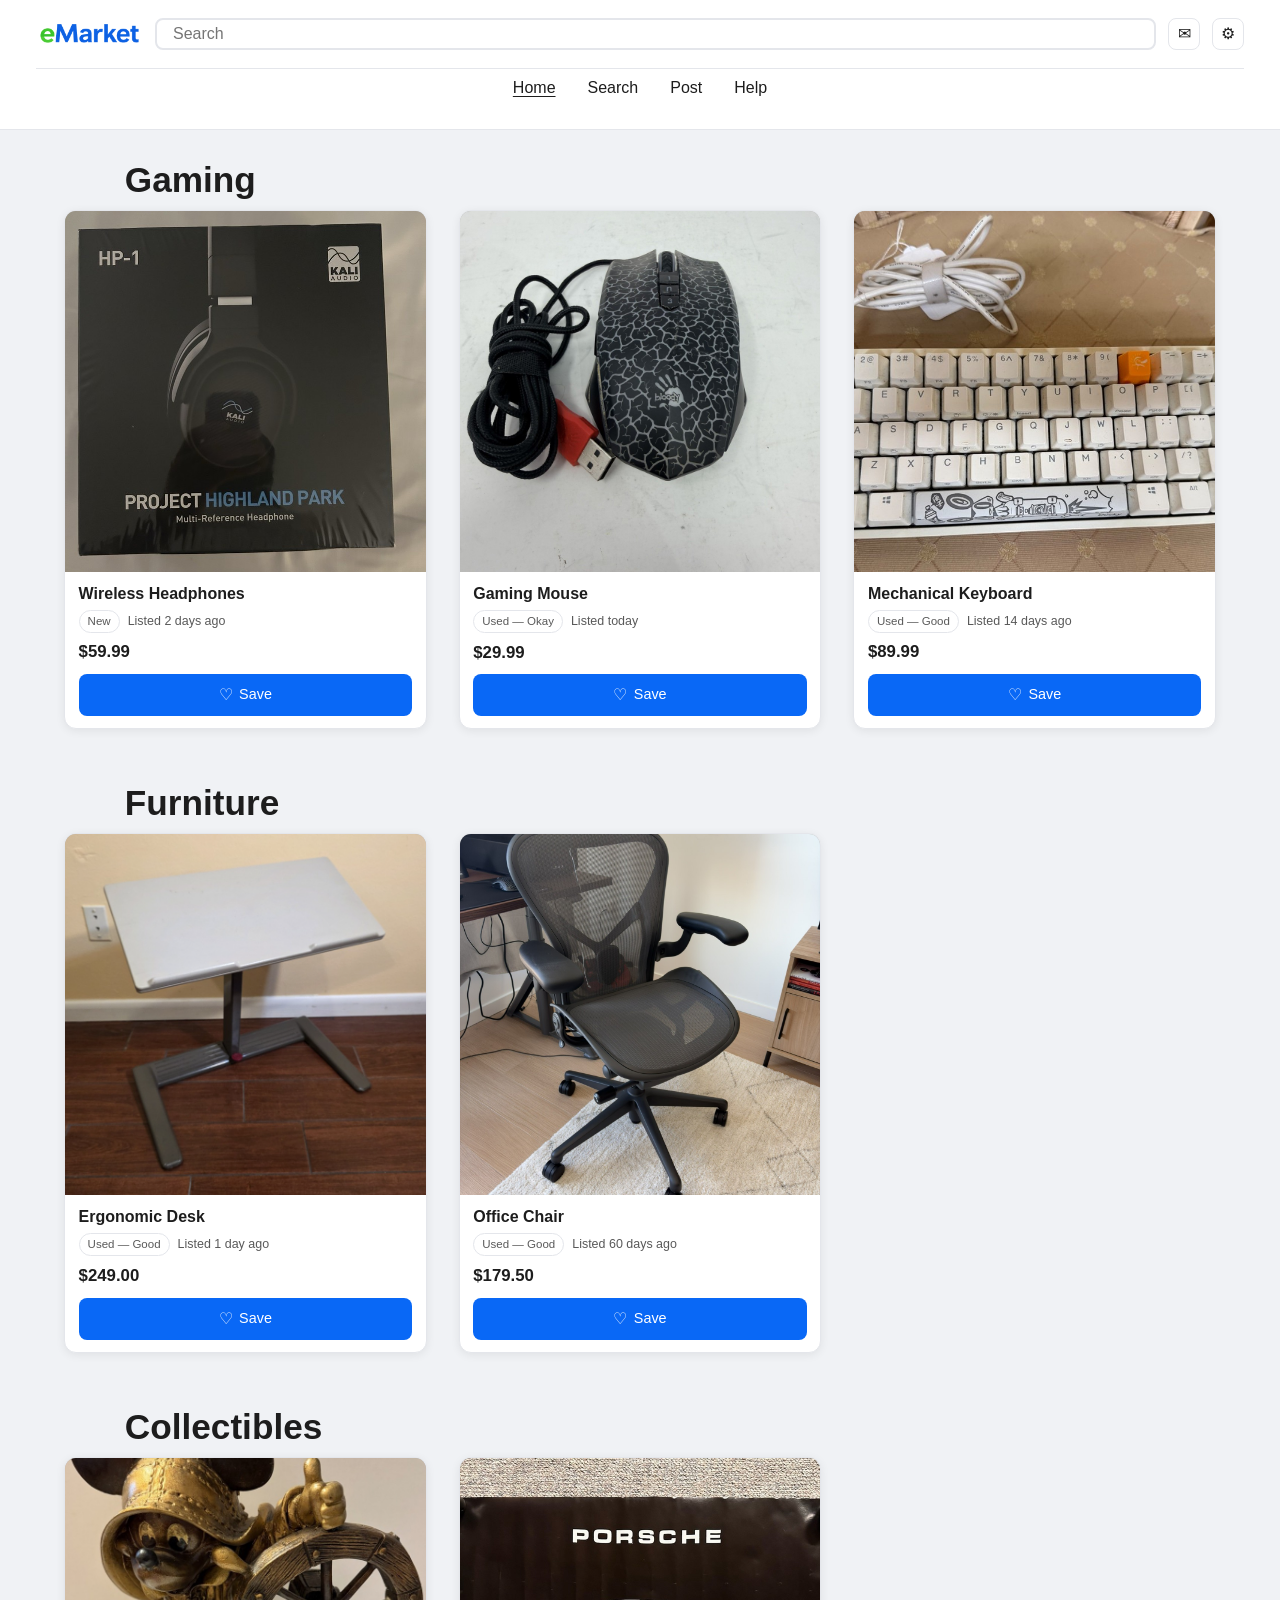
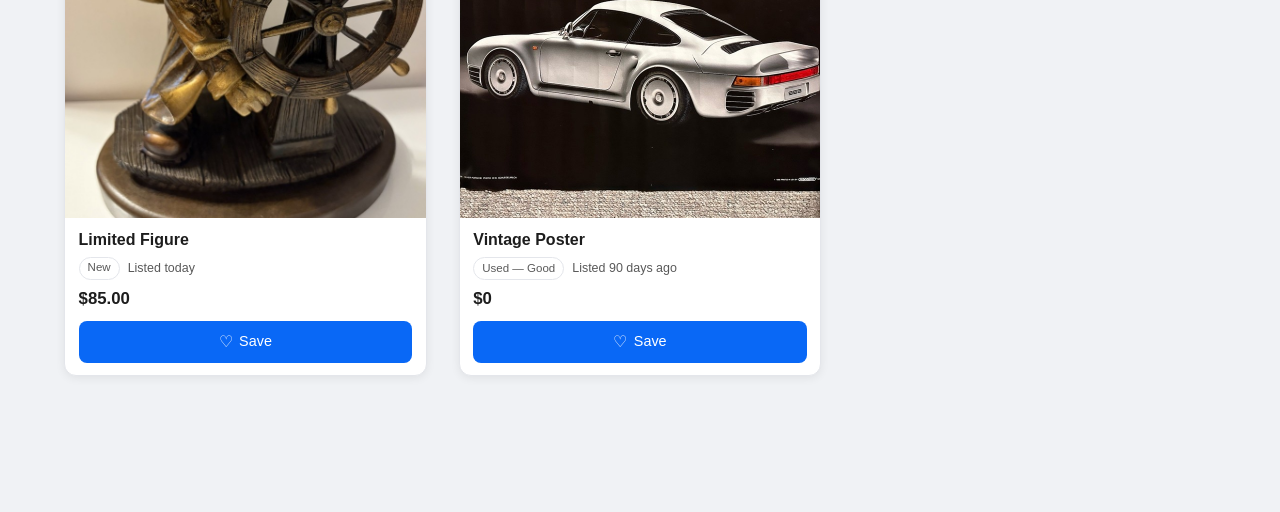
<file: index.html>
<!DOCTYPE html>
<html lang="en">
<head>
  <meta charset="UTF-8" />
  <meta name="viewport" content="width=device-width, initial-scale=1.0" />
  <title>Home</title>
  <link rel="stylesheet" href="css/styles.css" />
  <link rel="stylesheet" href="css/home.css" />
  <link rel="stylesheet" href="css/dark-mode.css">
  <link rel="icon" type="image/png" href="favicon.png">

  <script>if(localStorage.getItem("marketplace_theme")==="dark")document.documentElement.classList.add("dark");</script>
</head>

<body>
  <div data-component="components/header.html"></div>

  <main class="home-page">
    <section class="content-section" data-home-category="gaming">
      <h1>Gaming</h1>
      <div class="card-grid"></div>
    </section>

    <section class="content-section" data-home-category="furniture">
      <h1>Furniture</h1>
      <div class="card-grid"></div>
    </section>

    <section class="content-section" data-home-category="collectibles">
      <h1>Collectibles</h1>
      <div class="card-grid"></div>
    </section>
  </main>

  <div data-component="components/footer.html"></div>
  <script src="scripts/auth.js"></script>
  <script src="scripts/authModal.js"></script>
  <script src="scripts/darkMode.js"></script>
  <script src="scripts/inbox.js"></script>
  <script src="scripts/loadComponents.js"></script>
  <script src="scripts/savedItems.js"></script>
    <script src="scripts/products.js"></script>
  <script src="scripts/search.js"></script>
</body>
</html>
</file>
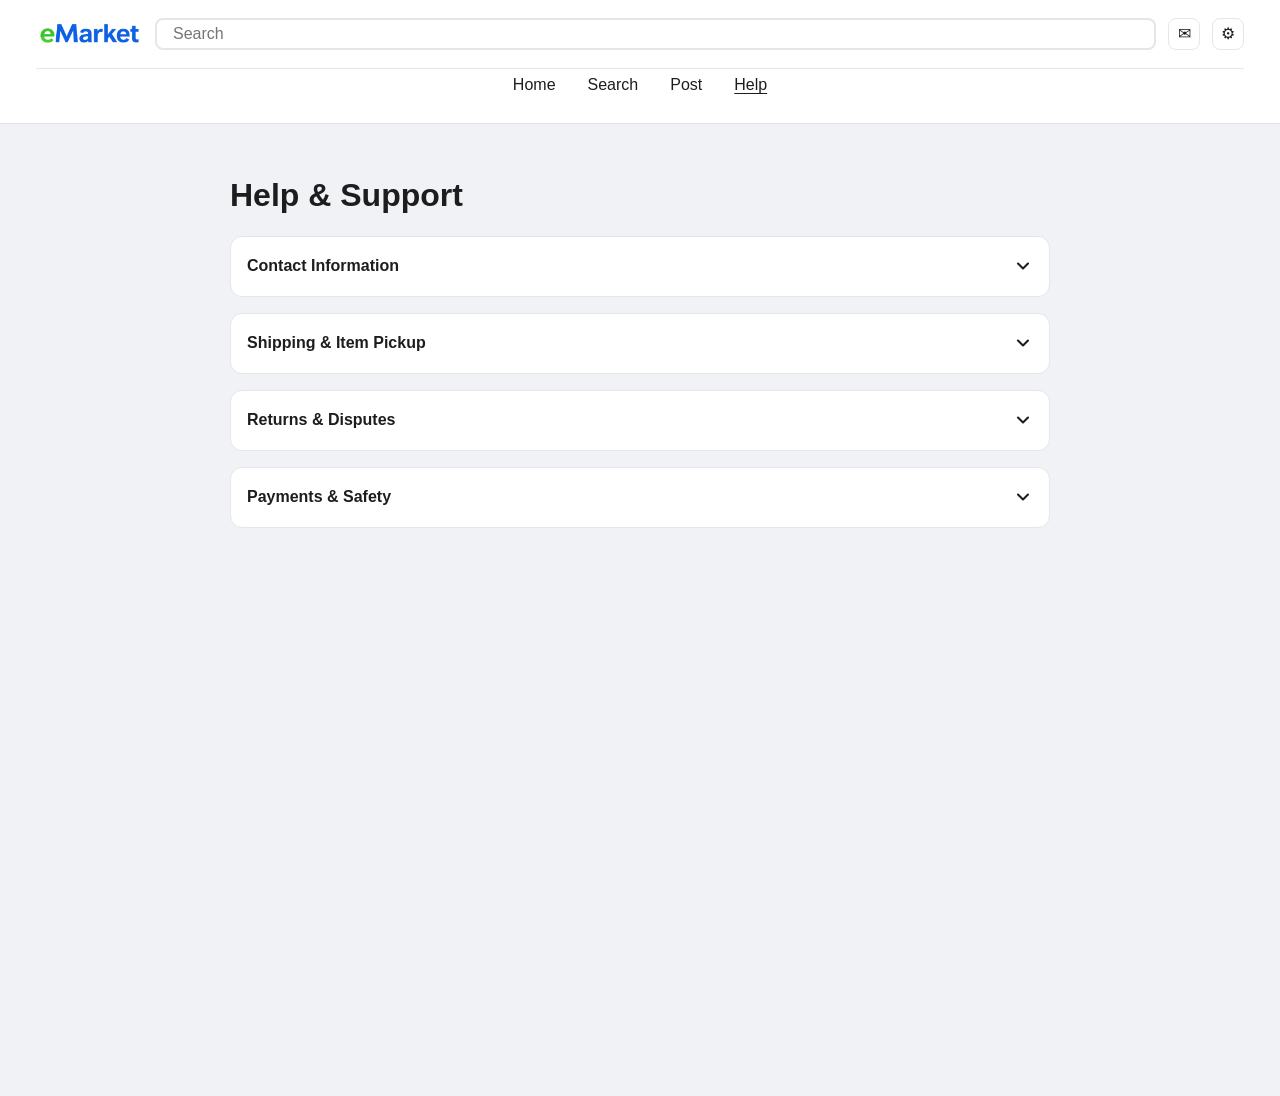
<file: help.html>
<!DOCTYPE html>
<html lang="en">
<head>
  <meta charset="UTF-8" />
  <meta name="viewport" content="width=device-width, initial-scale=1.0" />
  <title>Help</title>
  <link rel="stylesheet" href="css/styles.css" />
  <link rel="stylesheet" href="css/help.css" />
  <link rel="stylesheet" href="css/dark-mode.css">
  <link rel="icon" type="image/png" href="favicon.png">

  <script>if(localStorage.getItem("marketplace_theme")==="dark")document.documentElement.classList.add("dark");</script>
</head>

<body>
  <div data-component="components/header.html"></div>

  <main class="help-page">
    <h1 class="help-page-title">Help & Support</h1>

    <div class="accordion-list">
      <div class="accordion-item">
        <button type="button" class="accordion-trigger" aria-expanded="false" aria-controls="help-panel-contact" id="help-trigger-contact">
          <span>Contact Information</span>
          <svg class="accordion-chevron" viewBox="0 0 24 24" fill="none" stroke="currentColor" stroke-width="2.5" stroke-linecap="round" stroke-linejoin="round" aria-hidden="true">
            <polyline points="6 9 12 15 18 9" />
          </svg>
        </button>
        <div class="accordion-panel" id="help-panel-contact" role="region" aria-labelledby="help-trigger-contact">
          <p>Email us at <a href="mailto:support@emarket.com">support@emarket.com</a> or call (000) 000-0000, Monday–Friday, 9am–5pm.</p>
        </div>
      </div>

      <div class="accordion-item">
        <button type="button" class="accordion-trigger" aria-expanded="false" aria-controls="help-panel-faq" id="help-trigger-faq">
          <span>Shipping & Item Pickup</span>
          <svg class="accordion-chevron" viewBox="0 0 24 24" fill="none" stroke="currentColor" stroke-width="2.5" stroke-linecap="round" stroke-linejoin="round" aria-hidden="true">
            <polyline points="6 9 12 15 18 9" />
          </svg>
        </button>
        <div class="accordion-panel" id="help-panel-faq" role="region" aria-labelledby="help-trigger-faq">
          <p>Since we are a peer-to-peer marketplace, shipping or pickup arrangements are made directly between the buyer and the seller. For local meetups, we recommend meeting in a well-lit, public locations. If a seller offers shipping, please request a tracking number directly from them once the item is sent.</p>
        </div>
      </div>

      <div class="accordion-item">
        <button type="button" class="accordion-trigger" aria-expanded="false" aria-controls="help-panel-returns" id="help-trigger-returns">
          <span>Returns & Disputes</span>
          <svg class="accordion-chevron" viewBox="0 0 24 24" fill="none" stroke="currentColor" stroke-width="2.5" stroke-linecap="round" stroke-linejoin="round" aria-hidden="true">
            <polyline points="6 9 12 15 18 9" />
          </svg>
        </button>
        <div class="accordion-panel" id="help-panel-returns" role="region" aria-labelledby="help-trigger-returns">
          <p>All transactions are private agreements between the buyer and seller. We do not process payments and cannot issue refunds. We encourage buyers to thoroughly inspect items in person before completing a sale. If you encounter a fraudulent seller or a misrepresented item, contact us.</p>
        </div>
      </div>

      <div class="accordion-item">
        <button type="button" class="accordion-trigger" aria-expanded="false" aria-controls="help-panel-billing" id="help-trigger-billing">
          <span>Payments & Safety</span>
          <svg class="accordion-chevron" viewBox="0 0 24 24" fill="none" stroke="currentColor" stroke-width="2.5" stroke-linecap="round" stroke-linejoin="round" aria-hidden="true">
            <polyline points="6 9 12 15 18 9" />
          </svg>
        </button>
        <div class="accordion-panel" id="help-panel-billing" role="region" aria-labelledby="help-trigger-billing">
          <p>We do not process payments on our site. Users typically use cash, Venmo, or PayPal. Be wary of sellers who demand payment via non-refundable methods before you have seen the item. Always complete the transaction through a method that offers buyer protection when possible.</p>
        </div>
      </div>
    </div>
  </main>

  <div data-component="components/footer.html"></div>
  <script src="scripts/auth.js"></script>
  <script src="scripts/authModal.js"></script>
  <script src="scripts/darkMode.js"></script>
  <script src="scripts/inbox.js"></script>
  <script src="scripts/loadComponents.js"></script>
  <script src="scripts/search.js"></script>
  <script src="scripts/helpAccordion.js"></script>
</body>
</html>
</file>
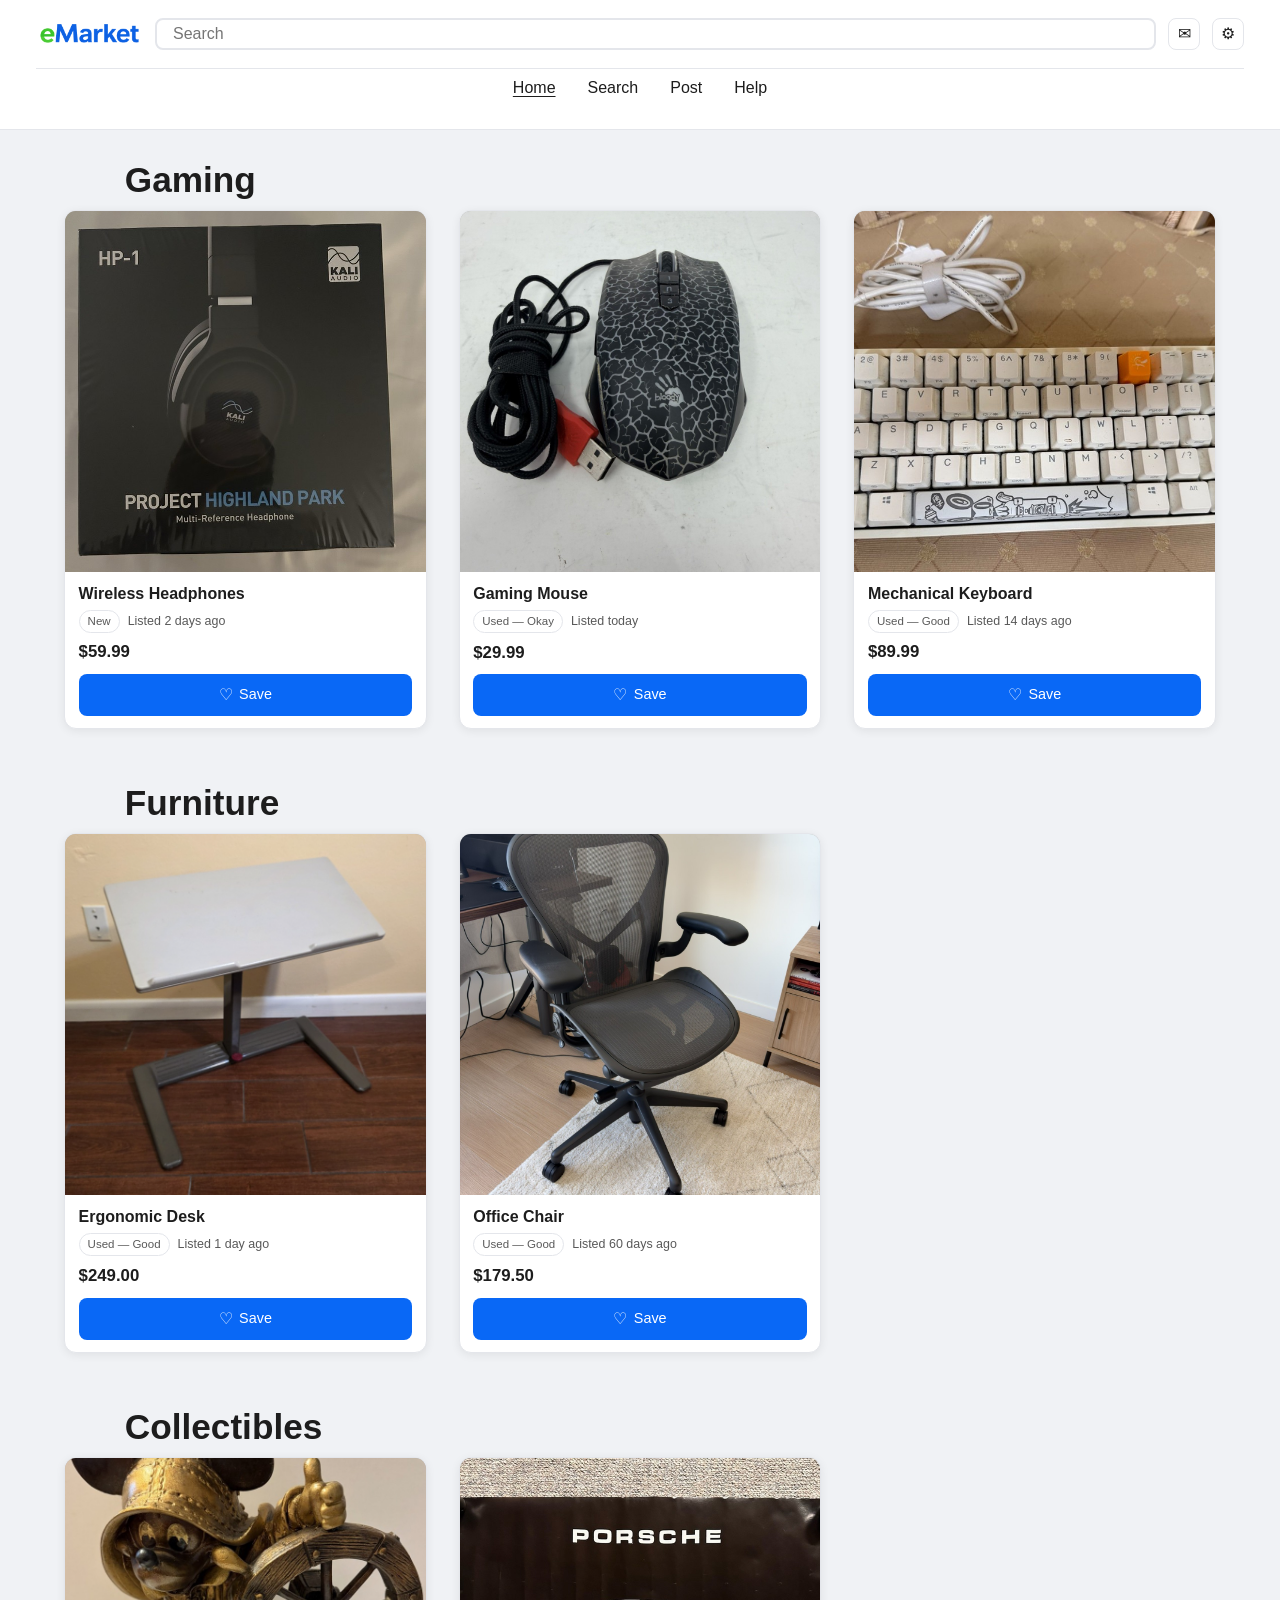
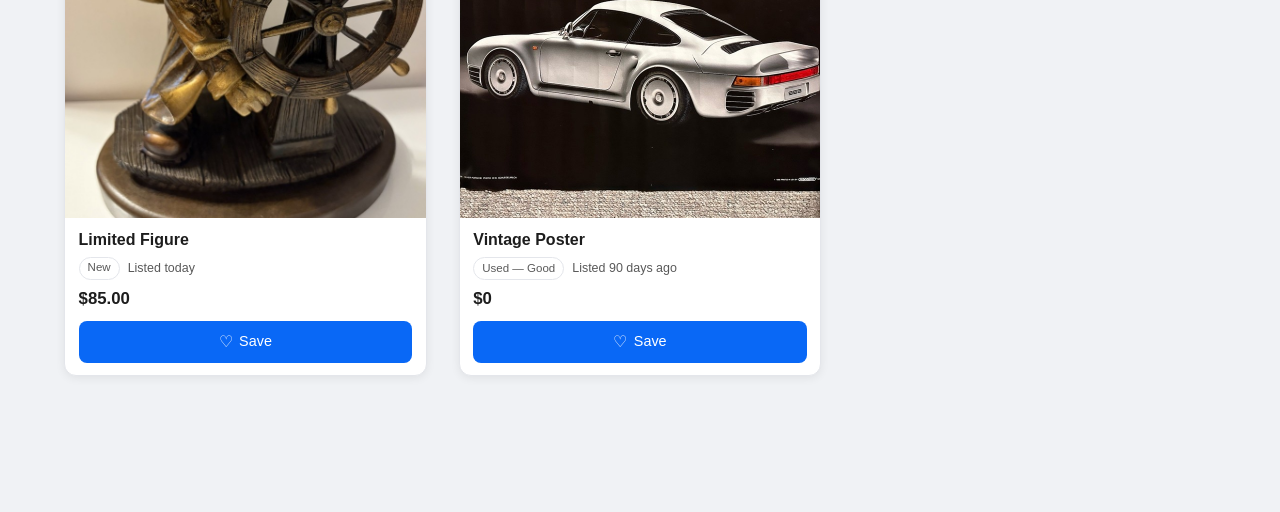
<file: listing.html>
<!DOCTYPE html>
<html lang="en">
<head>
  <meta charset="UTF-8">
  <!-- Makes the page scale correctly on phones -->
  <meta name="viewport" content="width=device-width, initial-scale=1.0">
  <title>Create Listing</title>
  <!-- Main stylesheet -->
  <link rel="stylesheet" href="css/styles.css">
  <link rel="stylesheet" href="css/listing.css">
  <link rel="stylesheet" href="css/dark-mode.css">
  <link rel="icon" type="image/png" href="favicon.png">

  <script>if(localStorage.getItem("marketplace_theme")==="dark")document.documentElement.classList.add("dark");</script>
</head>
<body>
  <!-- Top header -->
  <div data-component="components/header.html"></div>

  <!-- Main page content -->
  <main class="page-shell">
    <form id="listingForm" novalidate>
      <section class="main-card listing-page">
        <!-- Main form area -->
        <div class="listing-main">
          <!-- Image upload area -->
          <div class="form-block">
            <input
              type="file"
              id="listingImages"
              class="image-input"
              accept="image/*"
              multiple
            >

            <label for="listingImages" class="placeholder-box image-box image-upload-box">
              <div>
                <div>Select Images</div>
                <div class="small-text">(Max: 10)</div>
                <div class="upload-helper-text">Click here to choose photos from your computer</div>
              </div>
            </label>

            <small class="field-message" id="imageMessage"></small>
            <div class="image-preview-grid" id="imagePreviewGrid"></div>
          </div>

          <!-- Listing info -->
          <div class="form-block">
            <h1 class="section-title">Listing Information</h1>

            <div class="field-group">
              <input
                class="input"
                type="text"
                id="title"
                placeholder="Title"
                maxlength="50"
              >
              <small class="field-message" id="titleMessage"></small>
            </div>

            <!-- Price and ZIP code -->
            <div class="two-col">
              <div class="field-group">
                <input
                  class="input"
                  type="text"
                  id="price"
                  placeholder="Price"
                  inputmode="decimal"
                >
                <small class="field-message" id="priceMessage"></small>
              </div>

              <div class="field-group">
                <input
                  class="input"
                  type="text"
                  id="zip"
                  placeholder="ZIP Code"
                  inputmode="numeric"
                  maxlength="5"
                >
                <small class="field-message" id="zipMessage"></small>
              </div>
            </div>
          </div>

          <!-- Category -->
          <div class="form-block">
            <div class="field-group">
              <div class="fake-select">
                <select class="select" id="category">
                  <option value="">Category</option>
                  <option value="furniture">Furniture</option>
                  <option value="electronics">Electronics</option>
                  <option value="clothing">Clothing</option>
                </select>
              </div>
              <small class="field-message" id="categoryMessage"></small>
            </div>
          </div>

          <!-- Description -->
          <div class="form-block">
            <textarea class="textarea" id="description" placeholder="Description (Optional)"></textarea>
          </div>
        </div>

        <!-- Side area -->
        <aside class="listing-side">
          <!-- Item details -->
          <section class="form-block">
            <h2 class="section-title">Item Details</h2>

            <div class="field-group">
              <div class="fake-select">
                <select class="select" id="condition">
                  <option value="">Condition</option>
                  <option value="new">New</option>
                  <option value="like-new">Like New</option>
                  <option value="used">Used</option>
                </select>
              </div>
              <small class="field-message" id="conditionMessage"></small>
            </div>

            <div class="field-group">
              <input class="input" type="text" id="size" placeholder="Size (Optional)">
            </div>

            <div class="field-group">
              <input class="input" type="text" id="brand" placeholder="Brand (Optional)">
            </div>

            <div class="field-group">
              <input class="input" type="text" id="model" placeholder="Model (Optional)">
            </div>
          </section>

          <!-- Action buttons -->
          <div class="button-row">
            <button id="postBtn" class="button-box dark" type="submit">Post</button>
            <button class="button-box outline" type="button">Cancel</button>
          </div>
        </aside>
      </section>
    </form>
  </main>

  <div data-component="components/footer.html"></div>
  <script src="scripts/search.js"></script>
  <script src="scripts/auth.js"></script>
  <script src="scripts/authModal.js"></script>
  <script src="scripts/darkMode.js"></script>
  <script src="scripts/inbox.js"></script>
  <script src="scripts/savedItems.js"></script>
  <script src="scripts/loadComponents.js"></script>
  <script src="scripts/listingValidation.js"></script>
</body>
</html>
</file>
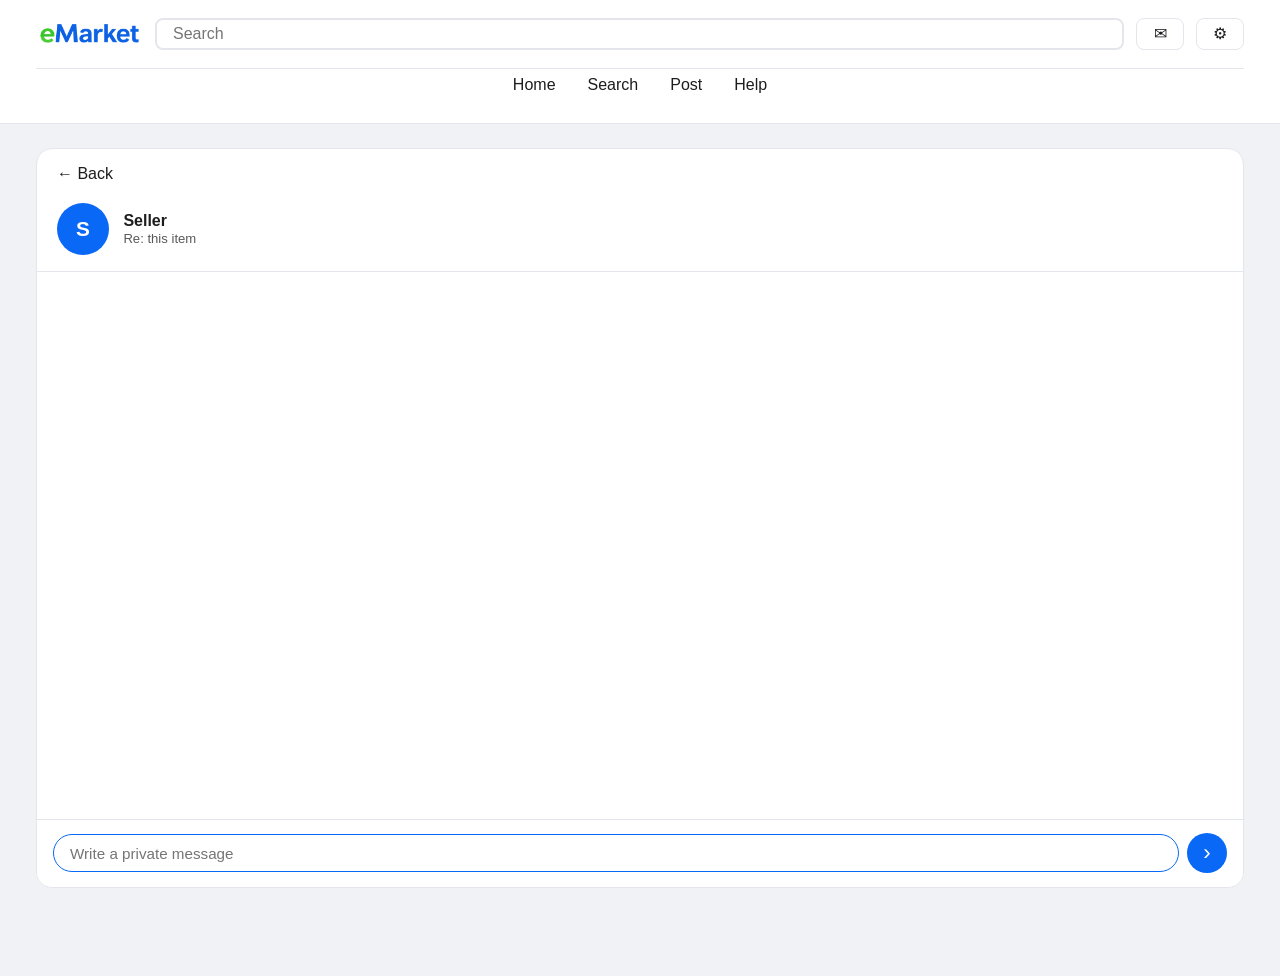
<file: message.html>
<!DOCTYPE html>
<html lang="en">
<head>
  <meta charset="UTF-8">
  <meta name="viewport" content="width=device-width, initial-scale=1.0">
  <title>Message Seller</title>
  <link rel="stylesheet" href="css/styles.css">
  <link rel="stylesheet" href="css/dark-mode.css">
  <link rel="stylesheet" href="css/message.css">
  <link rel="icon" type="image/png" href="favicon.png">
  
  <script>if(localStorage.getItem("marketplace_theme")==="dark")document.documentElement.classList.add("dark");</script>
</head>
<body>
  <div data-component="components/header.html"></div>

  <main class="page-shell">
    <div class="message-page">

      <button class="message-back-btn" id="messageBackBtn" type="button">
        ← Back
      </button>

      <div class="message-seller-header">
        <div class="message-seller-avatar"></div>
        <div class="message-seller-info">
          <p class="message-seller-name" id="messageSellerName">Seller Name</p>
          <p class="message-item-name" id="messageItemName">Item</p>
        </div>
      </div>

      <hr class="message-divider">

      <div class="message-chat-area" id="messageChatArea">
      </div>

      <div class="message-input-row">
        <input
          class="message-input"
          id="messageInput"
          type="text"
          placeholder="Write a private message"
          autocomplete="off"
        >
        <button class="message-send-btn" id="messageSendBtn" type="button" aria-label="Send message">
          ›
        </button>
      </div>

    </div>
  </main>

  <div data-component="components/footer.html"></div>

  <script src="scripts/auth.js"></script>
  <script src="scripts/inbox.js"></script>
  <script src="scripts/loadComponents.js"></script>
  <script src="scripts/authModal.js"></script>
  <script src="scripts/darkMode.js"></script>
  <script src="scripts/message.js"></script>
</body>
</html>
</file>
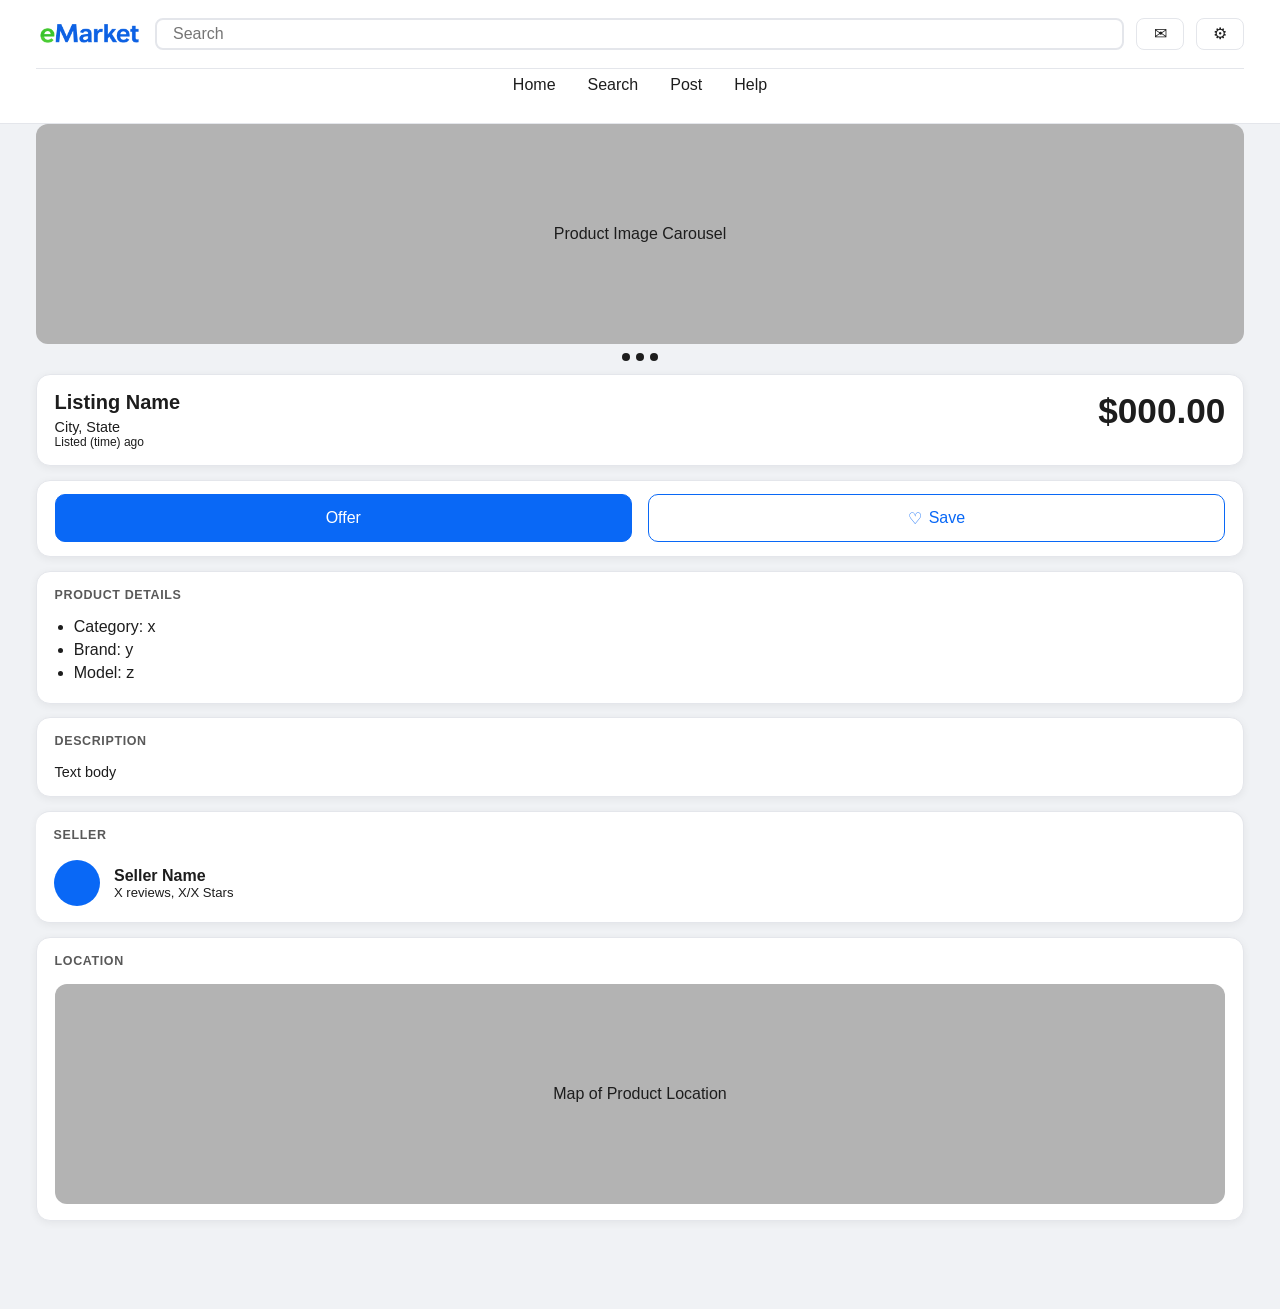
<file: product.html>
<!DOCTYPE html>
<html lang="en">
<head>
  <meta charset="UTF-8">
  <!-- Makes the page scale correctly on phones -->
  <meta name="viewport" content="width=device-width, initial-scale=1.0">
  <title>Product</title>
  <!-- Main stylesheet -->
  <link rel="stylesheet" href="css/styles.css">
  <link rel="stylesheet" href="css/product.css">
  <link rel="stylesheet" href="css/dark-mode.css">
  <link rel="icon" type="image/png" href="favicon.png">

  <script>if(localStorage.getItem("marketplace_theme")==="dark")document.documentElement.classList.add("dark");</script>
</head>
<body>
  <!-- Top header -->
  <div data-component="components/header.html"></div>

  <div id="postBanner" class="post-banner">
  Your post is live!
  </div>

  <!-- Main page content -->
  <main class="page-shell">
    <section class="main-card product-page">
      <div class="product-main">
        <!-- Product image area -->
        <div class="product-image-wrap">
          <div class="placeholder-box image-box" id="productImagePlaceholder">Product Image Carousel</div>

          <!-- Carousel dots -->
          <div class="carousel-dots" id="productImageThumbs" aria-hidden="true">
            <span></span>
            <span></span>
            <span></span>
          </div>
        </div>

        <!-- Product heading -->
        <section class="product-header">
          <div class="product-heading-row">
            <div class="product-heading-text">
              <h1 class="section-title" id="productTitle">Listing Name</h1>
              <p class="muted-text" id="productLocationText">City, State</p>
              <p class="small-text" id="productListedText">Listed (time) ago</p>
            </div>

            <p class="product-price" id="productPrice">$000.00</p>
          </div>
        </section>

        <!-- Main actions -->
        <div class="button-row product-buttons">
<button class="button-box dark offer-btn" type="button" id="offerBtn">Offer</button>
<button class="button-box outline wishlist-btn" type="button" aria-pressed="false"> <!-- Added 4/8/2026 -->
    Save
  </button>
        </div>

        <!-- Product details -->
        <section class="info-block product-details-block">
          <h2 class="section-title">Product Details</h2>
          <ul class="details-list" id="productDetailsList">
            <li>Category: x</li>
            <li>Brand: y</li>
            <li>Model: z</li>
          </ul>
        </section>

        <!-- Description -->
        <section class="info-block product-description">
          <h2 class="section-title">Description</h2>
          <p class="muted-text" id="productDescriptionText">Text body</p>
        </section>

        <!-- Seller info -->
        <section class="info-block seller-block">
          <h2 class="section-title">Seller</h2>

          <div class="seller-row">
            <div class="seller-avatar"></div>
            <div>
              <p class="muted-text">Seller Name</p>
              <p class="small-text">X reviews, X/X Stars</p>
            </div>
          </div>
        </section>

        <!-- Location -->
        <section class="info-block product-location">
          <h2 class="section-title">Location</h2>
          <div class="placeholder-box" id="productMapPlaceholder">Map of Product Location</div>
        </section>
      </div>
    </section>
  </main>

  <div data-component="components/footer.html"></div>
    <script src="scripts/savedItems.js"></script>
    <script src="scripts/products.js"></script>
    <!-- UPDATED: 4/7/2026 -->
    <script src="scripts/productInteractions.js"></script>
  <script>
  const params = new URLSearchParams(window.location.search);
  if (params.get("posted") === "1") {
    const banner = document.getElementById("postBanner");
    banner.classList.add("show");
    setTimeout(() => {
      banner.classList.remove("show");
    }, 3000);
  }
</script>
    <script src="scripts/search.js"></script>
    <script src="scripts/auth.js"></script>
  <script src="scripts/authModal.js"></script>
  <script src="scripts/darkMode.js"></script>
  <script src="scripts/inbox.js"></script>
  <script src="scripts/loadComponents.js"></script>
</body>
</html>
</file>
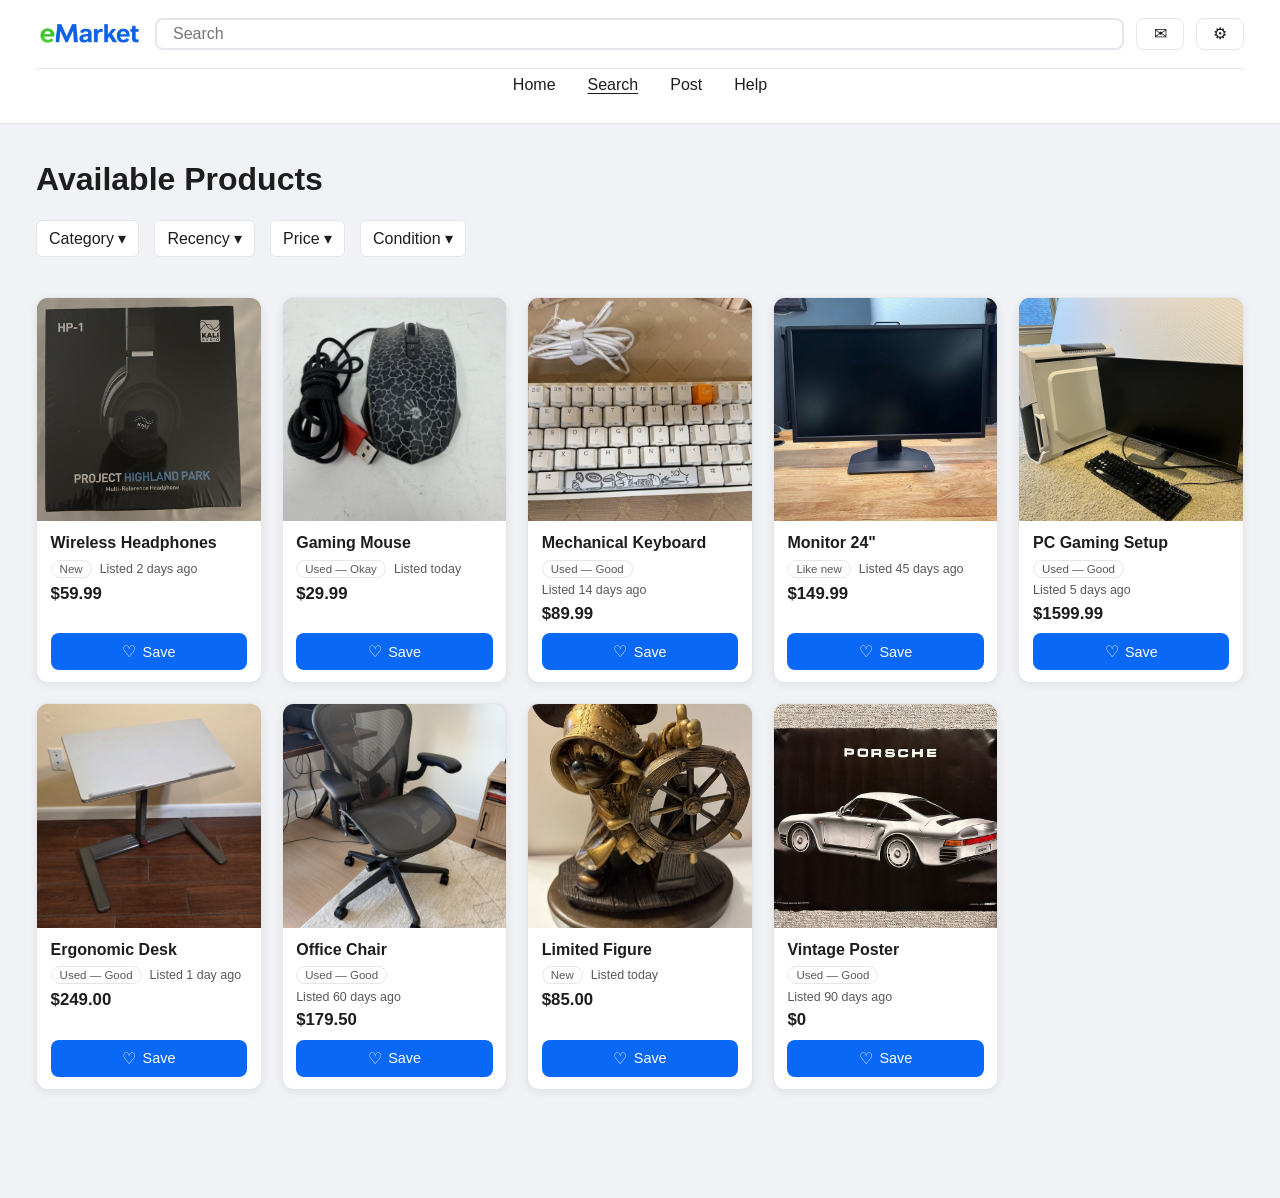
<file: search.html>
<!DOCTYPE html>
<html lang="en">
<head>
  <meta charset="UTF-8" />
  <meta name="viewport" content="width=device-width, initial-scale=1.0" />
  <title>Search</title>
  <link rel="stylesheet" href="css/styles.css" />
  <link rel="stylesheet" href="css/search.css" />
  <link rel="stylesheet" href="css/dark-mode.css">
  <link rel="icon" type="image/png" href="favicon.png">

  <script>if(localStorage.getItem("marketplace_theme")==="dark")document.documentElement.classList.add("dark");</script>
</head>

<body>
<div data-component="components/header.html"></div>
  <main class="page-shell">
    <h1>Available Products</h1>
    <div class="filters">
      <div class="filter" data-filter-key="category">
        <button type="button" class="filter-btn">Category ▾</button>
        <div class="filter-dropdown">
          <p data-value="all">All categories</p>
          <p data-value="gaming">Gaming</p>
          <p data-value="furniture">Furniture</p>
          <p data-value="collectibles">Collectibles</p>
        </div>
      </div>

      <div class="filter" data-filter-key="recency">
        <button type="button" class="filter-btn">Recency ▾</button>
        <div class="filter-dropdown">
          <p data-value="all">Any time</p>
          <p data-value="24h">24 Hours</p>
          <p data-value="1w">1 Week</p>
          <p data-value="30d">30 Days</p>
          <p data-value="30plus">30+ Days</p>
        </div>
      </div>

      <div class="filter" data-filter-key="price">
        <button type="button" class="filter-btn">Price ▾</button>
        <div class="filter-dropdown">
          <p data-value="all">Default order</p>
          <p data-value="asc">Low to High</p>
          <p data-value="desc">High to Low</p>
          <p data-value="free">Free</p>
        </div>
      </div>

      <div class="filter" data-filter-key="condition">
        <button type="button" class="filter-btn">Condition ▾</button>
        <div class="filter-dropdown">
          <p data-value="all">Any condition</p>
          <p data-value="new">New</p>
          <p data-value="like-new">Like New</p>
          <p data-value="used-good">Used - Good</p>
          <p data-value="used-okay">Used - Okay</p>
        </div>
      </div>
    </div>
    <div class="product-grid" id="product-grid"></div>
  </main>
  <div data-component="components/footer.html"></div>
  <script src="scripts/auth.js"></script>
  <script src="scripts/authModal.js"></script>
  <script src="scripts/darkMode.js"></script>
  <script src="scripts/inbox.js"></script>
  <script src="scripts/loadComponents.js"></script>
  <script src="scripts/savedItems.js"></script>
    <script src="scripts/products.js"></script>
  <script src="scripts/search.js"></script>
</body>
</html>
</file>
<file: css/styles.css>
:root {
  /* The consistent site colors (subject to change) */
  --page-bg: #f0f2f5;
  --header-bg: #ffffff;
  --panel-bg: #ffffff;
  --card-bg: #ffffff;
  --placeholder-bg: #b3b3b3;
  --button-dark: #0968f6;
  --button-light: #ff8a3d;
  --accordion-bg: #d4d8df;
  --text: #1d1d1d;
  --text-muted: #595959;
  --border: #e4e6eb;
  --white: #ffffff;
  --important: #0968f6;
  --wishlist-red: #d64b63;
  --input-bg: #ffffff;
  --hover-bg: #f0f0f0;
  --shadow: rgba(0,0,0,.1);
}

:focus-visible {
  outline: 3px solid var(--important);
  outline-offset: 2px;
}

:focus:not(:focus-visible) {
  outline: none;
}

/* Gives space between boxes/buttons */
* {
  box-sizing: border-box;
}

body {
  margin: 0;
  font-family: Arial, Helvetica, sans-serif;
  background: var(--page-bg);
  color: var(--text);
  padding-bottom: 72px;
}

/* Links will no longer be purple */
a {
  color: inherit;
  text-decoration: none;
}

/* Images wont flow over outside of their container (product images) */
img {
  max-width: 100%;
  display: block;
}

/* Inherits color for all of the text fields and buttons/inputs etc */
button,
input,
select,
textarea {
  font: inherit;
}

/* main page box, key for visuals and readability */
.page-shell {
  width: 100%;
  max-width: 1240px;
  margin: 0 auto;
  padding: 0 1rem 1rem;
}

/* whole header area */
.site-header {
  background: var(--header-bg);
  border-bottom: 1px solid var(--border);
}

/* the whole header row and search bar */
.header-row {
  display: flex;
  align-items: center;
  gap: 0.75rem;
  padding: 0.75rem 0 0.55rem;
}

/* Search Suggestions + Loading */
.search-wrap {
  position: relative;
  width: 100%;
}

/* Main search input field in the header */
#search-input {
  width: 100%;
  padding: 0.75rem 1rem;
  font-size: 1rem;
  border: 2px solid var(--border);
  border-radius: 8px;
  background: var(--panel-bg);
  color: var(--text);
}

/* Style when user clicks/focuses on the search bar */
#search-input:focus {
  border-color: var(--important);
  outline: none;
}

/* Dropdown */
.search-results {
  position: absolute;
  top: 100%;
  left: 0;
  right: 0;
  background: var(--panel-bg);
  border: 1px solid var(--border);
  border-radius: 8px;
  margin-top: 6px;
  box-shadow: 0 6px 16px rgba(0, 0, 0, 0.15);
  max-height: 280px;
  overflow-y: auto;
  z-index: 1000;
  padding: 6px 0;
  list-style: none;
}

/* Each individual suggestion item */
.search-results li {
  padding: 12px 16px;
  cursor: pointer;
}

/* Hover effects on suggestions */
.search-results li:hover {
  background-color: var(--card-bg);
}


/* Style for "No results found" message */
.search-results li.no-results {
  color: var(--text-muted, #666);
  font-style: italic;
  cursor: default;
}

/* Loading Overlay */
.loading-overlay {
  position: fixed;
  top: 0;
  left: 0;
  width: 100%;
  height: 100%;
  background: rgba(255, 255, 255, 0.95);
  display: flex;
  flex-direction: column;
  align-items: center;
  justify-content: center;
  z-index: 9999;
  gap: 1.25rem;
}

.spinner {
  width: 3.125rem;
  height: 3.125rem;
  border: 6px solid #f0f0f0;
  border-top: 6px solid var(--important);
  border-radius: 50%;
  animation: spin 1s linear infinite;
}

.loading-overlay p {
  font-size: 1.125rem;
  color: var(--text-muted, #555);
}

/* Utility class to hide elements like suggestions dropdown and loading screen */
.hidden {
  display: none !important;
}

/* Spinner rotation animation */
@keyframes spin {
  to { transform: rotate(360deg); }
}

/* Site logo: transparent wordmark, no circle crop */
.logo {
  display: flex;
  align-items: center;
  flex-shrink: 0;
  background: none;
}

.logo-img {
  height: 44px;
  width: auto;
  display: block;
}

/* The search area, flex lets it take up space in the row */
.search-wrap {
  flex: 1;
}

/* The text field for the search area */
.search-wrap input {
  width: 100%;
  height: 32px;
  border: 1px solid var(--border);
  background: var(--panel-bg);
  padding: 0 0.75rem;
  border-radius: 8px;
}

/* Temporary text for the msgs and acct buttons */
.header-box {
  width: 48px;
  min-width: 48px;
  max-width: 48px;
  height: 32px;
  padding: 0;
  border: 1px solid var(--border);
  background: var(--panel-bg);
  display: flex;
  align-items: center;
  justify-content: center;
  font-size: 0.75rem;
  border-radius: 8px;
}


.icon-btn {
  cursor: pointer;
}

.account-menu-trigger {
  appearance: none;
  color: inherit;
}

.account-menu-trigger:focus-visible,
.account-menu-close:focus-visible,
.account-menu-action:focus-visible {
  outline: 3px solid rgba(9, 104, 246, 0.28);
  outline-offset: 2px;
}

.account-menu-overlay {
  position: fixed;
  inset: 0;
  background: rgba(0, 0, 0, 0.45);
  display: flex;
  align-items: flex-end;
  justify-content: center;
  padding: 1rem;
  z-index: 3000;
}

.account-menu-panel {
  width: min(100%, 560px);
  max-height: min(82vh, 700px);
  overflow-y: auto;
  background: var(--white);
  border-radius: 24px 24px 0 0;
  border: 1px solid rgba(0, 0, 0, 0.08);
  box-shadow: 0 -10px 35px rgba(0, 0, 0, 0.2);
  padding: 0.85rem 1rem 1.1rem;
  transform: translateY(110%);
  transition: transform 0.28s ease;
}

.account-menu-overlay.is-open .account-menu-panel {
  transform: translateY(0);
}

.account-menu-header {
  display: flex;
  align-items: flex-start;
  justify-content: space-between;
  gap: 1rem;
  margin-bottom: 1rem;
}

.account-menu-header h2 {
  margin: 0;
  font-size: 1.35rem;
}

.account-menu-eyebrow {
  margin: 0 0 0.2rem;
  font-size: 0.78rem;
  text-transform: uppercase;
  letter-spacing: 0.08em;
  color: var(--text-muted, #666);
}

.account-menu-close {
  width: 40px;
  height: 40px;
  border: 1px solid var(--border);
  border-radius: 999px;
  background: var(--panel-bg);
  cursor: pointer;
  flex-shrink: 0;
}

.account-menu-content {
  display: grid;
  gap: 1rem;
}

.account-menu-card {
  border: 1px solid var(--border);
  background: var(--card-bg, #f7f7f7);
  border-radius: 18px;
  padding: 1rem;
}

.account-menu-card-title {
  margin: 0 0 0.35rem;
  font-size: 1rem;
  font-weight: 700;
}

.account-menu-card-text {
  margin: 0;
  color: var(--text-muted, #555);
  line-height: 1.45;
}

.account-menu-action {
  width: 100%;
  min-height: 52px;
  border: 1px solid var(--border);
  border-radius: 14px;
  background: var(--white);
  color: var(--text);
  text-align: left;
  padding: 0.9rem 1rem;
  font-weight: 600;
  cursor: pointer;
  transition: transform 0.18s ease, box-shadow 0.18s ease, border-color 0.18s ease;
}

.account-menu-action:hover {
  transform: translateY(-1px);
  box-shadow: 0 6px 18px rgba(0, 0, 0, 0.08);
  border-color: var(--border);
}

/* The navigation for desktop users, not displayed on mobile */
.desktop-nav {
  display: none;
}

/* Hamburger button — mobile only */
.mobile-nav {
  display: flex;
  align-items: center;
}

/* This is the functionality for the hamburger button on mobile */
.menu-toggle {
  width: 40px;
  height: 32px;
  border: 1px solid var(--border);
  background: var(--panel-bg);
  display: flex;
  flex-direction: column;
  justify-content: center;
  gap: 4px;
  padding: 0 8px;
  cursor: pointer;
  border-radius: 8px;
}

/* These are the actual hamburger lines for the menu */
.menu-toggle span {
  height: 2px;
  width: 100%;
  background: var(--text);
  display: block;
  border-radius: 2px;
}

/* Mobile nav overlay — same pattern as account menu */
.mobile-nav-overlay {
  position: fixed;
  inset: 0;
  background: rgba(0, 0, 0, 0.45);
  display: flex;
  align-items: flex-end;
  justify-content: center;
  z-index: 3000;
}

.mobile-nav-overlay.hidden {
  display: none;
}

.mobile-nav-panel {
  width: 100%;
  background: var(--white);
  border-top-left-radius: 18px;
  border-top-right-radius: 18px;
  border: 1px solid rgba(0, 0, 0, 0.08);
  box-shadow: 0 -10px 35px rgba(0, 0, 0, 0.2);
  transform: translateY(110%);
  transition: transform 0.28s ease;
}

.mobile-nav-overlay.active .mobile-nav-panel {
  transform: translateY(0);
}

.mobile-nav-panel-content {
  max-width: 1200px;
  margin: 0 auto;
  padding: 1rem 1rem 2rem;
}

.mobile-nav-panel-header {
  display: flex;
  align-items: flex-start;
  justify-content: space-between;
  gap: 1rem;
  margin-bottom: 1rem;
}

.mobile-nav-panel-header h2 {
  margin: 0;
  font-size: 1.35rem;
}

/* Nav links styled like account-menu-action buttons */
.mobile-nav-actions {
  display: grid;
  gap: 0.6rem;
}

.mobile-nav-action {
  display: block;
  width: 100%;
  min-height: 52px;
  border: 1px solid var(--border);
  border-radius: 14px;
  background: var(--white);
  color: var(--text);
  text-align: left;
  padding: 0.9rem 1rem;
  font-weight: 600;
  font-size: 1rem;
  text-decoration: none;
  transition: transform 0.18s ease, box-shadow 0.18s ease;
  line-height: 1.4;
  box-sizing: border-box;
}

.mobile-nav-action:hover {
  transform: translateY(-1px);
  box-shadow: 0 6px 18px rgba(0, 0, 0, 0.08);
}

.mobile-nav-action[aria-current="page"] {
  border-color: var(--important, #0968f6);
  font-weight: 700;
}

/* The background within pages and padding to group content */
.main-card {
  background: var(--card-bg);
  padding: 0.9rem;
  border-radius: 12px;
}

/* USED FOR MAIN HEADINGS, IE: LISTING INFO/ITEM DETAILS/SELLER */
.section-title {
  font-size: 1rem;
  font-weight: bold;
  margin: 0 0 0.5rem;
}

/* Shrinks the City,State area nicely */
.muted-text,
.small-text {
  margin: 0;
  font-size: 0.9rem;
}

/* Shrinks the Listed (time) age area so that it's smaller than the City,State */
.small-text {
  font-size: 0.75rem;
}

/* The gray boxes for product images and map locations. will be replaced later */
.placeholder-box {
  background: var(--placeholder-bg);
  display: flex;
  align-items: center;
  justify-content: center;
  text-align: center;
  min-height: 220px;
  padding: 1rem;
  border-radius: 12px;
}

/* The form fields all have same width/background/border/padding */
.input,
.select,
.textarea {
  width: 100%;
  border: 1px solid var(--border);
  background: var(--panel-bg);
  padding: 0.65rem;
  border-radius: 10px;
}

/* Sets the minimum height for the descript field instead of the large box. */
.textarea {
  min-height: 120px;
  resize: none; /*Prevents user from manually resizing field with mouse */
}

/* Prevents the stacking of the price and location area, instead is side by side */
.two-col {
  display: grid;
  grid-template-columns: 1fr 1fr;
  gap: 0.5rem;
}

/* Side by side grid for listing page buttons and product page buttons */
.button-row {
  display: grid;
  grid-template-columns: 1fr 1fr;
  gap: 1rem;
}

/* Sizes the button placeholders/border/background/etc */
.button-box {
  min-height: 48px;
  display: flex;
  align-items: center;
  justify-content: center;
  border: 1px solid var(--border);
  background: var(--button-light);
  border-radius: 10px;
  cursor: pointer;
  transition: transform 0.18s ease, box-shadow 0.18s ease,
              background-color 0.18s ease, color 0.18s ease,
              border-color 0.18s ease;  /* ADDED 4/7/2026 */
}

/* ADDED 4/7/2026 */
.button-box:hover {
  transform: translateY(-2px);
  box-shadow: 0 4px 10px rgba(0, 0, 0, 0.08);
}

/* ADDED 4/7/2026 */
.button-box:active {
  transform: scale(0.98);
}

/* The button that demands the users attention! Can be swapped for blue later */
.button-box.dark {
  background: var(--important); /* UPDATED */
  color: var(--white);
  border: 1px solid var(--important);
}

/* NEW: outline style (Wishlist + Cancel) */
.button-box.outline {
  background: var(--white);
  color: var(--important);
  border: 1px solid var(--important);
}

/* Wishlist heart. will later be functional */
.wishlist-btn {
  display: flex;
  align-items: center;
  justify-content: center;
  gap: 0.4rem;
}

.wishlist-btn::before {
  content: "♡";
  font-size: 1rem;
}

/* ADDED 4/7/2026 */
.wishlist-btn.is-liked {
  color: var(--wishlist-red);
  border-color: var(--wishlist-red);
  background: rgba(214, 75, 99, 0.08);
}

/* ADDED 4/7/2026 */
.wishlist-btn.is-liked::before {
  content: "♥";
}

/* Navigation footer for mobile screen ONLY */
.bottom-nav {
  position: fixed;
  left: 0;
  right: 0;
  bottom: 0;
  background: var(--header-bg);
  border-top: 1px solid var(--border);
  padding: 0.75rem 1rem;
  z-index: 1000;
}

/* The inner container that limits width/evenly aligns nav buttons for the footer */
.bottom-nav-inner {
  max-width: 1240px;
  margin: 0 auto;
  display: grid;
  grid-template-columns: repeat(4, 1fr);
  gap: 0.75rem;
}

/* Each bottom navigation item */
.bottom-nav a {
  background: var(--panel-bg);
  border: 1px solid var(--border);
  min-height: 36px;
  display: flex;
  align-items: center;
  justify-content: center;
  font-size: 0.8rem;
  border-radius: 8px;
}

article.product-card {
  display: flex;
  flex-direction: column;
  height: 100%;
  border-radius: 12px;
  border: 1px solid var(--border);
  background: var(--white);
  box-shadow: 0 2px 10px rgba(0, 0, 0, 0.07);
  overflow: hidden;
  transition: box-shadow 0.2s ease, transform 0.2s ease;
}

article.product-card:hover {
  box-shadow: 0 10px 28px rgba(0, 0, 0, 0.14);
  transform: translateY(-4px);
}

.product-card-link {
  display: flex;
  flex-direction: column;
  flex: 1;
  min-height: 0;
  color: inherit;
}

.product-card-media {
  position: relative;
  width: 100%;
  aspect-ratio: 1 / 1;
  flex-shrink: 0;
  overflow: hidden;
  background: var(--placeholder-bg);
}

.product-card-media img {
  position: absolute;
  inset: 0;
  width: 100%;
  height: 100%;
  object-fit: cover;
}

.product-card .product-info {
  padding: 0.75rem 0.85rem 0.45rem;
  flex: 1;
}

.product-card .product-info h3 {
  margin: 0 0 0.35rem;
  font-size: 1rem;
  font-weight: 700;
  line-height: 1.3;
}

.product-meta {
  display: flex;
  flex-wrap: wrap;
  gap: 0.35rem 0.5rem;
  align-items: center;
  margin: 0 0 0.4rem;
  font-size: 0.78rem;
  color: var(--text-muted, #555);
}

.condition-pill {
  display: inline-block;
  padding: 0.12rem 0.5rem;
  border-radius: 999px;
  background: var(--panel-bg);
  border: 1px solid var(--border);
  font-size: 0.72rem;
}

.posted-text {
  color: var(--text-muted, #666);
}

.product-card .price {
  margin: 0.15rem 0;
  font-weight: 700;
  font-size: 1.05rem;
}

.product-card-footer {
  padding: 0 0.85rem 0.75rem;
  margin-top: auto;
}

@keyframes save-btn-pop {
  0%   { transform: scale(1); }
  40%  { transform: scale(1.18); }
  70%  { transform: scale(0.93); }
  100% { transform: scale(1); }
}

.product-card .save-btn {
  width: 100%;
  padding: 0.5rem;
  border: 1.5px solid transparent;
  border-radius: 8px;
  background: var(--button-dark);
  color: var(--white);
  cursor: pointer;
  font-size: 0.9rem;
  display: flex;
  align-items: center;
  justify-content: center;
  gap: 0.4rem;
  transition: transform 0.18s ease, box-shadow 0.18s ease,
              background-color 0.18s ease, color 0.18s ease,
              border-color 0.18s ease, filter 0.18s ease;
}

.product-card .save-btn::before {
  content: "♡";
  font-size: 1rem;
  transition: transform 0.18s ease;
}

.product-card .save-btn:hover {
  transform: translateY(-2px);
  box-shadow: 0 4px 10px rgba(0, 0, 0, 0.12);
  filter: brightness(1.08);
}

.product-card .save-btn:active {
  transform: scale(0.97);
}

.product-card .save-btn.is-saved {
  background: rgba(214, 75, 99, 0.08);
  color: var(--wishlist-red);
  border-color: var(--wishlist-red);
  font-weight: 600;
  animation: save-btn-pop 0.32s ease forwards;
}

.product-card .save-btn.is-saved::before {
  content: "♥";
}

.product-card .save-btn.is-saved:hover {
  background: rgba(214, 75, 99, 0.14);
  box-shadow: 0 4px 10px rgba(214, 75, 99, 0.18);
}

/* Saved Items panel list */
.saved-items-list {
  list-style: none;
  margin: 0.5rem 0 0;
  padding: 0;
  display: flex;
  flex-direction: column;
  gap: 0.65rem;
  max-height: 60vh;
  overflow-y: auto;
}

.saved-item-row {
  display: flex;
  align-items: center;
  gap: 0.75rem;
  padding: 0.5rem 0;
  border-bottom: 1px solid var(--border);
}

.saved-item-row:last-child {
  border-bottom: none;
}

.saved-item-thumb {
  width: 48px;
  height: 48px;
  border-radius: 8px;
  object-fit: cover;
  flex-shrink: 0;
  background: var(--hover-bg);
  border: 1px solid var(--border);
}

.saved-item-thumb--placeholder {
  display: block;
}

.saved-item-info {
  flex: 1;
  min-width: 0;
  display: flex;
  flex-direction: column;
  gap: 0.15rem;
}

.saved-item-title {
  font-size: 0.92rem;
  font-weight: 600;
  color: var(--text);
  text-decoration: none;
  white-space: nowrap;
  overflow: hidden;
  text-overflow: ellipsis;
}

.saved-item-title:hover {
  text-decoration: underline;
}

.saved-item-price {
  font-size: 0.82rem;
  color: var(--text-muted);
}

.saved-item-remove {
  background: none;
  border: none;
  cursor: pointer;
  color: var(--text-muted);
  font-size: 0.9rem;
  padding: 0.25rem 0.4rem;
  border-radius: 6px;
  flex-shrink: 0;
  transition: background 0.15s, color 0.15s;
}

.saved-item-remove:hover {
  background: rgba(214, 75, 99, 0.1);
  color: var(--wishlist-red);
}

/* main container for product page */
.product-page {
  display: grid;
  gap: 1.25rem;
}

/* the inner content section and handles spacing between content */
.product-main {
  display: grid;
  gap: 1rem;
}

/* Groups the product image and the coursel dots */
.product-image-wrap {
  display: grid;
  gap: 0.55rem;
}

.product-hero-image {
  width: 100%;
  display: block;
  aspect-ratio: 4 / 3;
  object-fit: cover;
  border-radius: 8px;
  background: var(--placeholder-bg);
}

/* The sample carousel dots (eventually will dynamically change when swiped) */
.carousel-dots {
  display: flex;
  justify-content: center;
  gap: 0.4rem;
  margin: 0;
}

/* makes them small and circular */
.carousel-dots span {
  width: 8px;
  height: 8px;
  border-radius: 50%;
  background: var(--text);
}

/* section around the title/location/listed time/price/etc. does spacing */
.product-header {
  display: grid;
  gap: 0.25rem;
}

/* Adds a two column grid to separate the title/location from the price on the right*/
.product-heading-row {
  display: grid;
  grid-template-columns: 1fr auto;
  align-items: end;
  gap: 1rem;
}

/* Makes the price bold and avoids it wrapping onto another line. PRICE = KEY for user attention*/
.product-price {
  font-size: 2.2rem;
  font-weight: bold;
  margin: 0;
  white-space: nowrap;
}

/* Spaces details for product/description/seller/location */
.info-block {
  display: grid;
  gap: 0.45rem;
}

/* cleans up the product details list and improves the visual */
.details-list {
  margin: 0;
  padding-left: 1.2rem;
}

/* Lays out the seller avatar sample image in line with the seller name */
.seller-row {
  display: flex;
  align-items: center;
  gap: 0.9rem;
}

/* temporary placeholder image profile pic, will eventually be user image. fixed dimensions*/
.seller-avatar {
  width: 46px;
  height: 46px;
  border-radius: 50%;
  background: var(--button-dark);
  flex-shrink: 0;
}

/* more vertical line spacing in this section*/
.seller-block {
  padding-top: 0.25rem;
  padding-bottom: 0.25rem;
}

/* more spacing between the word "Seller" sell the header is clear and above the content*/
.seller-block .section-title {
  margin-bottom: 0.7rem;
}

/* grows the seller name compared to the other text for hierarchy*/
.seller-block .muted-text {
  font-size: 1rem;
}

/* the smaller text below the seller name for review statistics*/
.seller-block .small-text {
  font-size: 0.82rem;
}

/* Listing page layout */
.listing-page {
  display: grid;
  gap: 1rem;
}

.form-block {
  display: grid;
  gap: 0.75rem;
}

.listing-page .section-title {
  margin-top: 0.35rem;
  margin-bottom: 0.15rem;
}

/* The desktop layout */
@media (min-width: 980px) {
  /* Hides the mobile nav on desktop */
  .menu-toggle,
  .mobile-nav,
  .mobile-nav-overlay,
  .bottom-nav {
    display: none;
  }

  .header-row {
    flex-wrap: wrap;
  }

  /* Reveals the desktop nav header bar */
  .desktop-nav {
    width: 100%;
    display: flex;
    justify-content: center;
    gap: 2rem;
    padding-top: 0.2rem;
    border-top: 1px solid var(--border);
  }
  /* Adds a little bit of spacing to the desktop header bar */
  .desktop-nav a {
    padding: 0.25rem 0;
  }

  .desktop-nav a[aria-current="page"] {
    text-decoration: underline;
    text-underline-offset: 0.2em;
  }

  .main-card {
    padding: 0.95rem;
  }

  /* Header icon buttons — keep fixed 48px width on desktop too */
.icon-btn {
  width: 48px;
  min-width: 48px;
  max-width: 48px;
  height: 32px;

  display: flex;
  align-items: center;
  justify-content: center;

  font-size: 1rem;
  line-height: 1;

  background: var(--panel-bg);
  border: 1px solid var(--border);
  border-radius: 8px;
}
}

body.account-menu-open {
  overflow: hidden;
}

@media (min-width: 980px) {
  .account-menu-overlay {
    padding: 1.5rem;
  }

  .account-menu-panel {
    width: min(100%, 500px);
    max-height: min(78vh, 680px);
    border-radius: 24px;
    padding: 1rem 1.1rem 1.15rem;
  }

  .account-menu-actions {
    grid-template-columns: 1fr 1fr;
  }
}

/* The post success banner */
.post-banner {
  position: fixed;
  top: 0;
  left: 0;
  width: 100%;
  background: var(--important);
  color: var(--white);
  text-align: center;
  padding: 1rem;
  font-weight: bold;
  transform: translateY(-100%);
  transition: transform 0.3s ease;
  z-index: 9999;
}

.post-banner.show {
  transform: translateY(0);
}

/* Page transition spinners */
.page-spinner {
  position: fixed;
  top: 0; left: 0;
  width: 100%; height: 100%;
  background: rgba(255, 255, 255, 0.95);
  display: flex;
  flex-direction: column;
  align-items: center;
  justify-content: center;
  z-index: 9999;
  gap: 1.25rem;
}

.account-menu-panel {
  position: fixed;
  bottom: 0;
  left: 0;
  width: 100%;
  background: var(--white);
  border-top-left-radius: 16px;
  border-top-right-radius: 16px;
  transform: translateY(100%);
  transition: transform 0.3s ease;
  z-index: 1001;
}

.account-menu-overlay {
  position: fixed;
  inset: 0;
  background: rgba(0, 0, 0, 0.4);
  display: flex;
  align-items: flex-end;
  z-index: 1000;
}

.account-menu-overlay.hidden {
  display: none;
}

.account-menu-panel {
  width: 100%;
  background: var(--white);
  border-top-left-radius: 18px;
  border-top-right-radius: 18px;
  transform: translateY(100%);
  transition: transform 0.3s ease;
}

.account-menu-overlay.active .account-menu-panel {
  transform: translateY(0);
}

.account-menu-content {
  max-width: 1200px;
  margin: 0 auto;
  padding: 20px 16px 80px;
}

.account-menu-header {
  display: flex;
  justify-content: space-between;
  align-items: center;
  margin-bottom: 16px;
}

.account-menu-eyebrow {
  font-size: 0.75rem;
  color: var(--text-muted, #777);
  margin-bottom: 0.25rem;
}

.account-menu-close {
  background: none;
  border: none;
  font-size: 1.25rem;
  color: var(--text);
  cursor: pointer;
}

.account-menu-actions {
  display: flex;
  flex-direction: column;
  gap: 0.75rem;
}

.account-menu-action {
  width: 100%;
  min-height: 3rem;
  border: 1px solid var(--border);
  border-radius: 12px;
  background: var(--white);
  color: var(--text);
  padding: 0 1rem;
  text-align: left;
  font: inherit;
  cursor: pointer;
  transition: background 0.2s ease;
}

.account-menu-action:hover {
  background: var(--card-bg, #f5f5f5);
}

.account-menu-action.logout {
  color: #b91c1c;
}

/* iOS style dark mode toggle */
.dark-mode-toggle-row {
  display: flex;
  align-items: center;
  justify-content: space-between;
  padding: 0.5rem 0.25rem 0.75rem;
  margin-bottom: 0.25rem;
  border-bottom: 1px solid var(--border);
}

.dark-mode-toggle-label {
  font-size: 0.95rem;
  font-weight: 500;
  color: var(--text);
}

.ios-toggle {
  position: relative;
  display: inline-block;
  width: 51px;
  height: 31px;
  cursor: pointer;
  flex-shrink: 0;
}

.ios-toggle input {
  opacity: 0;
  width: 0;
  height: 0;
  position: absolute;
}

.ios-toggle-slider {
  position: absolute;
  inset: 0;
  background: #ccc;
  border-radius: 31px;
  transition: background 0.25s ease;
}

.ios-toggle-slider::before {
  content: "";
  position: absolute;
  width: 27px;
  height: 27px;
  left: 2px;
  top: 2px;
  background: #fff;
  border-radius: 50%;
  box-shadow: 0 2px 5px rgba(0,0,0,0.25);
  transition: transform 0.25s ease;
}

.ios-toggle input:checked + .ios-toggle-slider {
  background: #34c759;
}

.ios-toggle input:checked + .ios-toggle-slider::before {
  transform: translateX(20px);
}

.inbox-wrap {
  position: relative;
  flex-shrink: 0;
}

.inbox-badge {
  position: absolute;
  top: -5px;
  right: -5px;
  min-width: 16px;
  height: 16px;
  padding: 0 4px;
  border-radius: 999px;
  background: #e53e3e;
  color: #fff;
  font-size: 0.65rem;
  font-weight: 700;
  display: flex;
  align-items: center;
  justify-content: center;
  pointer-events: none;
  line-height: 1;
}

.inbox-panel {
  position: absolute;
  top: calc(100% + 8px);
  right: 0;
  width: 300px;
  max-height: 380px;
  overflow-y: auto;
  background: var(--panel-bg);
  border: 1px solid var(--border);
  border-radius: 14px;
  box-shadow: 0 8px 28px rgba(0, 0, 0, 0.13);
  z-index: 2000;
}

.inbox-panel-header {
  padding: 0.75rem 1rem 0.5rem;
  border-bottom: 1px solid var(--border);
}

.inbox-panel-title {
  font-weight: 700;
  font-size: 0.95rem;
}

.inbox-list {
  list-style: none;
  margin: 0;
  padding: 0;
}

.inbox-empty {
  padding: 1.25rem 1rem;
  text-align: center;
  color: var(--text-muted);
  font-size: 0.88rem;
}

.inbox-thread {
  border-bottom: 1px solid var(--border);
}

.inbox-thread:last-child {
  border-bottom: none;
}

.inbox-thread-link {
  display: flex;
  align-items: center;
  gap: 0.75rem;
  padding: 0.75rem 1rem;
  text-decoration: none;
  color: var(--text);
  transition: background 0.15s ease;
}

.inbox-thread-link:hover {
  background: var(--hover-bg);
}

.inbox-avatar {
  width: 40px;
  height: 40px;
  border-radius: 8px;
  object-fit: cover;
  flex-shrink: 0;
  background: var(--placeholder-bg);
}

.inbox-avatar-placeholder {
  display: flex;
  align-items: center;
  justify-content: center;
  background: var(--button-dark);
  color: #fff;
  font-weight: 700;
  font-size: 1rem;
  border-radius: 8px;
}

.inbox-thread-body {
  flex: 1;
  min-width: 0;
  display: flex;
  flex-direction: column;
  gap: 0.15rem;
}

.inbox-thread-seller {
  font-weight: 600;
  font-size: 0.88rem;
  white-space: nowrap;
  overflow: hidden;
  text-overflow: ellipsis;
}

.inbox-thread-item {
  font-size: 0.78rem;
  color: var(--text-muted);
  white-space: nowrap;
  overflow: hidden;
  text-overflow: ellipsis;
}

.inbox-thread-time {
  font-size: 0.72rem;
  color: var(--text-muted);
  flex-shrink: 0;
  white-space: nowrap;
}

.inbox-trigger {
  position: relative;
  appearance: none;
  color: inherit;
}
</file>
<file: css/home.css>
/* BASIC RESET */
* {
  margin: 0;
  padding: 0;
  box-sizing: border-box;
}

/* BASE STYLES */

body {
  line-height: 1.5;
}

/* Header icon buttons */
.icon-btn {
  width: 32px;
  height: 32px;
  min-width: 32px;
  padding: 0;
  font-size: 1rem;
  line-height: 1;
}


/* HOME PAGE */
.home-page {
  max-width: 1400px;
  margin: 0 auto;
  padding: 1rem 1rem 5.5rem;
}

.content-section {
  margin-bottom: 2rem;
}

.content-section h1 {
  font-weight: 700;
  margin-bottom: 0.5rem;
}

.card-grid {
  display: grid;
  grid-template-columns: repeat(2, 1fr);
  gap: 1rem;
  /* stretch fills each column so every card (and 1:1 image area) is the same width */
  justify-items: stretch;
  align-items: stretch;
  padding: 0 0.05rem;
}

.card-grid article.product-card {
  width: 100%;
  min-width: 0;
}

/* hide 3rd card on mobile */
.card-grid .product-card:nth-child(3) {
  display: none;
}

/* The inner container that limits width/evenly aligns nav buttons for the footer */
.bottom-nav-inner {
  max-width: 1240px;
  margin: 0 auto;
  display: grid;
  grid-template-columns: repeat(4, 1fr);
  gap: 0.75rem;
}

/* Each bottom navigation item */
.bottom-nav a {
  background: var(--panel-bg);
  border: 1px solid var(--border);
  min-height: 36px;
  display: flex;
  align-items: center;
  justify-content: center;
  font-size: 0.8rem;
  border-radius: 8px;
}

/* desktop */
@media (min-width: 980px) {
  .menu-toggle,
  .mobile-menu,
  .bottom-nav {
    display: none;
  }

  .header-row {
    flex-wrap: wrap;
  }

  /* Reveals the desktop nav header bar */
  .desktop-nav {
    width: 100%;
    display: flex;
    justify-content: center;
    gap: 2rem;
    padding-top: 0.2rem;
    border-top: 1px solid var(--border);
  }

  /* Adds a little bit of spacing to the desktop header bar */
  .desktop-nav a {
    padding: 0.25rem 0;
  }

  .home-page {
    padding: 1.5rem 4rem 1rem 4rem;
  }

  .content-section {
    margin-bottom: 3rem;
  }

  .content-section h1 {
    font-size: 2.2rem;
    margin-bottom: 0.2rem;
    padding-left: 3.8rem;
  }

  .card-grid {
    grid-template-columns: repeat(3, 1fr);
    gap: 2rem;
    padding: 0;
  }

  .card-grid .product-card:nth-child(3) {
    display: flex;
  }
}
</file>
<file: css/dark-mode.css>
html.dark {
  --page-bg:        #111318;
  --header-bg:      #1a1d24;
  --panel-bg:       #22252e;
  --card-bg:        #2a2d37;
  --placeholder-bg: #333748;
  --button-dark:    #3d8ef0;
  --button-light:   #ff9d5c;
  --accordion-bg:   #17191d;
  --text:           #e8eaf0;
  --text-muted:     #9da3b4;
  --border:         #3a3e4e;
  --white:          #22252e;
  --important:      #3d8ef0;
  --wishlist-red:   #e8637a;

  --input-bg:       #1a1d24;
  --hover-bg:       #2e3140;
  --shadow:         rgba(0,0,0,.45);
}

html.dark body {
  background: var(--page-bg);
  color: var(--text);
}

html.dark .site-header {
  background: var(--header-bg);
  border-bottom-color: var(--border);
}

html.dark .header-box,
html.dark .menu-toggle {
  background: var(--panel-bg);
  border-color: var(--border);
  color: var(--text);
}

html.dark .desktop-nav {
  border-top-color: var(--border);
}

html.dark #search-input {
  background: var(--input-bg);
  border-color: var(--border);
  color: var(--text);
}

html.dark #search-input::placeholder {
  color: var(--text-muted);
}

html.dark #search-input:focus {
  border-color: var(--important);
  outline: none;
}

html.dark .search-results {
  background: var(--panel-bg);
  border-color: var(--border);
  box-shadow: 0 6px 16px var(--shadow);
}

html.dark .search-results li:hover {
  background: var(--hover-bg);
}

html.dark .search-results li.no-results {
  color: var(--text-muted);
}

html.dark .search-wrap input {
  background: var(--input-bg);
  border-color: var(--border);
  color: var(--text);
}

html.dark .filter-btn {
  background: var(--panel-bg);
  border-color: var(--border);
  color: var(--text);
}

html.dark .filter-dropdown {
  background: var(--panel-bg);
  border-color: var(--border);
  box-shadow: 0 4px 10px var(--shadow);
}

html.dark .filter-dropdown p:hover {
  background: var(--hover-bg);
}

html.dark .mobile-menu {
  background: var(--card-bg);
  border-color: var(--border);
}

html.dark .mobile-menu a {
  background: var(--panel-bg);
  border-color: var(--border);
  color: var(--text);
}

html.dark .bottom-nav {
  background: var(--header-bg);
  border-top-color: var(--border);
}

html.dark .bottom-nav a {
  background: var(--panel-bg);
  border-color: var(--border);
  color: var(--text);
}

html.dark .account-menu-panel {
  background: var(--card-bg);
}

html.dark .account-menu-eyebrow {
  color: var(--text-muted);
}

html.dark .account-menu-close {
  background: var(--panel-bg);
  border-color: var(--border);
  color: var(--text);
}

html.dark .account-menu-card {
  background: var(--panel-bg);
  border-color: var(--border);
}

html.dark .account-menu-card-text {
  color: var(--text-muted);
}

html.dark .account-menu-action {
  background: var(--panel-bg);
  border-color: var(--border);
  color: var(--text);
}

html.dark .account-menu-action:hover {
  background: var(--hover-bg);
  border-color: var(--border);
}

html.dark .account-menu-action.logout {
  color: #f07070;
}

html.dark .account-menu-user-name {
  color: var(--text);
}

html.dark .account-menu-user-email {
  color: var(--text-muted);
}

html.dark .account-menu-user-info {
  border-bottom-color: var(--border);
}

html.dark .main-card {
  background: var(--card-bg);
}

html.dark article.product-card {
  background: var(--panel-bg);
  border-color: var(--border);
  box-shadow: 0 2px 10px var(--shadow);
}

html.dark article.product-card:hover {
  box-shadow: 0 10px 28px var(--shadow);
}

html.dark .product-card-media {
  background: var(--placeholder-bg);
}

html.dark .product-meta {
  color: var(--text-muted);
}

html.dark .condition-pill {
  background: var(--panel-bg);
  border-color: var(--border);
  color: var(--text);
}

html.dark .posted-text {
  color: var(--text-muted);
}

html.dark .product-card .price {
  color: var(--text);
}

html.dark .product-card .save-btn {
  background: var(--button-dark);
  color: #fff;
}

html.dark .button-box {
  background: var(--button-light);
  border-color: var(--button-light);
  color: #1a1200;
}

html.dark .button-box.dark {
  background: var(--button-dark);
  border-color: var(--button-dark);
  color: #fff;
}

html.dark .button-box.outline {
  background: transparent;
  border-color: var(--button-dark);
  color: var(--button-dark);
}

html.dark .wishlist-btn.is-liked {
  color: var(--wishlist-red);
  border-color: var(--wishlist-red);
  background: rgba(232, 99, 122, 0.12);
}

html.dark .input,
html.dark .select,
html.dark .textarea {
  background: var(--input-bg);
  border-color: var(--border);
  color: var(--text);
}

html.dark .input::placeholder,
html.dark .textarea::placeholder {
  color: var(--text-muted);
}

html.dark .input:focus,
html.dark .select:focus,
html.dark .textarea:focus {
  border-color: var(--important);
  outline: none;
}

html.dark .input.invalid,
html.dark .select.invalid,
html.dark .textarea.invalid {
  border-color: #f07070;
}

html.dark .input.valid,
html.dark .select.valid,
html.dark .textarea.valid {
  border-color: #6dbf78;
}

html.dark .field-message.error  { color: #f07070; }
html.dark .field-message.success { color: #6dbf78; }

html.dark .image-upload-box {
  border-color: var(--border);
}

html.dark .image-upload-box:hover {
  border-color: var(--important);
}

html.dark .image-preview-card {
  background: var(--panel-bg);
  border-color: var(--border);
}

html.dark .product-hero-image {
  background: var(--placeholder-bg);
}

html.dark .placeholder-box {
  background: var(--placeholder-bg);
  color: var(--text-muted);
}

html.dark .seller-block {
  border-left-color: var(--border);
}

/* Product page section cards — dark mode */
html.dark .product-header,
html.dark .info-block,
html.dark .product-buttons {
  background: var(--panel-bg);
  border-color: var(--border);
  box-shadow: 0 2px 8px var(--shadow);
}

html.dark .seller-block .muted-text {
  color: var(--text);
}

html.dark .product-image-count,
html.dark .muted-text,
html.dark .small-text {
  color: var(--text-muted);
}

html.dark .product-image-thumb {
  background: var(--panel-bg);
  border-color: var(--border);
}

html.dark .page-spinner {
  background: rgba(17, 19, 24, 0.95);
}

html.dark .loading-overlay {
  background: rgba(17, 19, 24, 0.95);
}

html.dark .spinner {
  border-color: var(--panel-bg);
  border-top-color: var(--button-light);
}

html.dark .loading-overlay p {
  color: var(--text-muted);
}

html.dark .post-banner {
  background: var(--button-dark);
}

html.dark .auth-modal {
  background: var(--card-bg);
  box-shadow: 0 8px 40px var(--shadow);
}

html.dark .auth-modal-title {
  color: var(--text);
}

html.dark .auth-modal-sub,
html.dark .auth-modal-switch {
  color: var(--text-muted);
}

html.dark .auth-modal-close {
  color: var(--text-muted);
}

html.dark .auth-modal-close:hover {
  background: var(--hover-bg);
}

html.dark .auth-modal-overlay {
  background: rgba(0,0,0,.6);
}

.dark-mode-toggle {
  text-align: left;
}

.dark-mode-toggle:focus-visible {
  outline: 3px solid var(--important, #0968f6);
  outline-offset: 2px;
}

html.dark table {
  color: var(--text);
}

html.dark th,
html.dark td {
  border-color: var(--border);
}

html.dark .search-empty {
  color: var(--text-muted);
}

html.dark .accordion-item {
  background: var(--panel-bg);
  border-color: var(--border);
}

html.dark .accordion-panel {
  border-top-color: var(--accordion-bg);
}

html.dark .accordion-trigger {
  color: var(--text);
}

html.dark .image-preview-count {
  background: rgba(0,0,0,.8);
  color: var(--text);
}

html.dark select.select,
html.dark select {
  background: var(--input-bg);
  border-color: var(--border);
  color: var(--text);
}

html.dark .ios-toggle-slider {
  background: #555;
}

html.dark .ios-toggle input:checked + .ios-toggle-slider {
  background: #34c759;
}

html.dark .inbox-panel {
  background: var(--panel-bg);
  border-color: var(--border);
  box-shadow: 0 8px 28px var(--shadow);
}

html.dark .inbox-panel-header {
  border-bottom-color: var(--border);
}

html.dark .inbox-thread {
  border-bottom-color: var(--border);
}

html.dark .inbox-avatar-placeholder {
  background: var(--button-dark);
}

html.dark .inbox-thread-link:hover {
  background: var(--hover-bg);
}
</file>
<file: css/help.css>
/* Header icon buttons */
.icon-btn {
  width: 32px;
  height: 32px;
  min-width: 32px;
  padding: 0;
  font-size: 1rem;
  line-height: 1;
}

/* Help Page Styling */
.help-page {
  background: var(--page-bg);
  min-height: 100vh;
  padding: 2rem 1rem 2.5rem;
  display: flex;
  flex-direction: column;
  align-items: center;
}

.help-page-title {
  color: var(--text);
  text-align: left;
  width: 100%;
  max-width: 820px;
}

.accordion-list {
  width: 100%;
  max-width: 820px;
  display: flex;
  flex-direction: column;
  gap: 16px;
}

.accordion-item {
  background: var(--panel-bg);
  border: 1px solid var(--border);
  border-radius: 12px;
  padding: 0;
  display: flex;
  flex-direction: column;
  overflow: hidden;
}

.accordion-trigger {
  display: flex;
  align-items: center;
  justify-content: space-between;
  gap: 1rem;
  width: 100%;
  min-height: 58px;
  padding: 0.9rem 1rem;
  margin: 0;
  background: transparent;
  border: none;
  cursor: pointer;
  font: inherit;
  color: inherit;
  text-align: left;
}

.accordion-trigger:focus-visible {
  outline: 2px solid currentColor;
  outline-offset: -2px;
}

.accordion-trigger span {
  font-weight: 600;
}

.accordion-chevron {
  width: 20px;
  height: 20px;
  flex-shrink: 0;
  transition: transform 0.2s ease;
}

.accordion-item.is-open .accordion-chevron {
  transform: rotate(180deg);
}

.accordion-panel {
  background: var(--accordion-bg);
  max-height: 0;
  overflow: hidden;
  opacity: 0;
  padding: 0 1rem;
  border-top: 1px solid var(--border);
  transition:
    max-height 0.4s cubic-bezier(0.4, 0, 0.2, 1),
    opacity 0.25s ease,
    padding 0.3s ease;
}

.accordion-item.is-open .accordion-panel {
  max-height: 500px;
  opacity: 1;
  padding: 0 1rem 1rem;
}

.accordion-panel p {
  margin: 0.75rem 0 0;
  line-height: 1.5;
  color: var(--text);
}

.accordion-panel p:first-child {
  margin-top: 0.75rem;
}
</file>
<file: css/listing.css>
/* Old product-related rules already in your file */
.product-main {
  grid-template-columns: minmax(0, 1fr) 260px;
  grid-template-areas:
    "image buttons"
    "header seller"
    "details seller"
    "description seller"
    "location location";
  align-items: start;
  column-gap: 1rem;
  row-gap: 1rem;
}

.product-image-wrap {
  grid-area: image;
}

.product-header {
  grid-area: header;
}

.product-buttons {
  grid-area: buttons;
  grid-template-columns: 1fr;
  align-self: start;
}

.product-details-block {
  grid-area: details;
}

.product-description {
  grid-area: description;
}

.seller-block {
  grid-area: seller;
  border-left: 1px solid var(--border);
  padding-left: 1rem;
  min-height: 100%;
  align-content: start;
}

.seller-block .section-title {
  text-align: center;
}

.product-location {
  grid-area: location;
}

/* Listing page layout */
.listing-page {
  display: grid;
  gap: 1rem;
  align-items: start;
}

.listing-main,
.listing-side {
  display: grid;
  gap: 0.75rem;
  align-content: start;
}

.form-block {
  display: grid;
  gap: 0.5rem;
}

.listing-page .section-title {
  margin-top: 0;
  margin-bottom: 0.15rem;
}

.listing-side {
  border-left: none;
  padding-left: 0;
}

/* Field wrappers so spaces are the same */
.field-group {
  display: grid;
  gap: 0.15rem;
  align-content: start;
}

/* Make inputs even */
.two-col {
  display: grid;
  grid-template-columns: 1fr;
  gap: 0.5rem;
}

/* Validation message area */
.field-message {
  display: block;
  font-size: 0.8rem;
  line-height: 1rem;
  margin: 0.15rem 0 0 0;
  opacity: 0;
  max-height: 0;
  overflow: hidden;

  /*Smooth transition */
  transform: translateY(-2px);
  transition: 
    opacity 0.15s ease,
    max-height 0.15s ease,
    transform 0.15s ease;
}

.field-message.error,
.field-message.success {
  opacity: 1;
  max-height: 20px;
  transform: translateY(0);
}

.field-message.error {
  color: #c62828;
}

.field-message.success {
  color: #2e7d32;
}

/* Validations on borders */
.input.invalid,
.select.invalid,
.textarea.invalid {
  border: 2px solid #c62828;
}

.input.valid,
.select.valid,
.textarea.valid {
  border: 2px solid #2e7d32;
}

/* Keep form controls consistent */
.input,
.select,
.textarea {
  width: 100%;
  box-sizing: border-box;
}

/* Desktop layout */
@media (min-width: 980px) {
  .listing-page {
    grid-template-columns: minmax(0, 2fr) minmax(320px, 1fr);
    gap: 1rem;
  }

  .listing-side {
    border-left: 1px solid var(--border);
    padding-left: 1rem;
  }

  .two-col {
    grid-template-columns: 1fr 1fr;
    gap: 0.5rem;
  }

  .button-row {
    display: grid;
    grid-template-columns: 1fr 1fr;
    gap: 0.75rem;
  }
}

/* Mobile layout */
@media (max-width: 979px) {
  .listing-page {
    grid-template-columns: 1fr;
  }

  .listing-side {
    border-left: none;
    padding-left: 0;
  }

  .two-col {
    grid-template-columns: 1fr;
    gap: 0.5rem;
  }

  .button-row {
    display: grid;
    grid-template-columns: 1fr 1fr;
    gap: 0.75rem;
  }
}


.image-input {
  display: none;
}

.image-upload-box {
  cursor: pointer;
  border: 2px dashed var(--border);
  transition: border-color 0.18s ease, transform 0.18s ease;
}

.image-upload-box:hover {
  border-color: var(--important);
  transform: translateY(-1px);
}

.upload-helper-text {
  margin-top: 0.45rem;
  font-size: 0.85rem;
}

.image-preview-grid {
  display: grid;
  grid-template-columns: repeat(auto-fill, minmax(88px, 1fr));
  gap: 0.65rem;
}

.image-preview-card {
  position: relative;
  aspect-ratio: 1 / 1;
  border: 1px solid var(--border);
  border-radius: 10px;
  overflow: hidden;
  background: var(--panel-bg);
}

.image-preview-card img {
  width: 100%;
  height: 100%;
  object-fit: cover;
}

.image-preview-count {
  position: absolute;
  right: 0.35rem;
  bottom: 0.35rem;
  padding: 0.1rem 0.4rem;
  border-radius: 999px;
  background: rgba(0, 0, 0, 0.75);
  color: var(--white);
  font-size: 0.72rem;
}
</file>
<file: css/message.css>
.message-page {
  display: flex;
  flex-direction: column;
  width: 100%;
  max-width: 100%;
  margin: 1.5rem 0 0;
  background: var(--white);
  border: 1px solid var(--border);
  border-radius: 16px;
  overflow: hidden;
  height: calc(100vh - 160px);
  max-height: 780px;
}

.message-back-btn {
  display: inline-flex;
  align-items: center;
  gap: 0.25rem;
  background: none;
  border: none;
  color: var(--text);
  font-size: 1rem;
  font-weight: 500;
  cursor: pointer;
  padding: 1rem 1.25rem 0.5rem;
  text-align: left;
}

.message-back-btn:hover {
  opacity: 0.7;
}

.message-seller-header {
  display: flex;
  align-items: center;
  gap: 0.9rem;
  padding: 0.75rem 1.25rem 1rem;
}

.message-seller-avatar {
  width: 52px;
  height: 52px;
  border-radius: 50%;
  background: var(--button-dark, #222);
  flex-shrink: 0;
  display: flex;
  align-items: center;
  justify-content: center;
  color: #fff;
  font-size: 1.3rem;
  font-weight: 700;
  user-select: none;
}

.message-seller-info {
  display: flex;
  flex-direction: column;
  gap: 0.1rem;
}

.message-seller-name {
  font-size: 1rem;
  font-weight: 600;
  color: var(--text);
  margin: 0;
}

.message-item-name {
  font-size: 0.82rem;
  color: var(--text-muted);
  margin: 0;
}

.message-divider {
  border: none;
  border-top: 1px solid var(--border);
  margin: 0;
}

.message-chat-area {
  flex: 1;
  padding: 1rem 1.25rem;
  display: flex;
  flex-direction: column;
  gap: 0.4rem;
  min-height: 0;
  overflow-y: auto;
}

.message-bubble-wrap {
  display: flex;
  flex-direction: column;
  align-items: flex-end;
  gap: 0.15rem;
}

.message-bubble {
  max-width: 78%;
  padding: 0.55rem 0.9rem;
  border-radius: 18px;
  font-size: 0.92rem;
  line-height: 1.4;
  word-break: break-word;
}

.message-bubble.sent {
  background: var(--button-dark, #111);
  color: #fff;
  border-bottom-right-radius: 4px;
}

.message-timestamp {
  font-size: 0.72rem;
  color: var(--text-muted);
  padding-right: 0.2rem;
}

.message-input-row {
  display: flex;
  align-items: center;
  gap: 0.5rem;
  padding: 0.85rem 1rem;
  border-top: 1px solid var(--border);
  background: var(--white);
}

.message-input {
  flex: 1;
  padding: 0.6rem 1rem;
  border: 1px solid var(--border);
  border-radius: 22px;
  font-size: 0.95rem;
  background: var(--panel-bg, #f5f5f5);
  color: var(--text);
  outline: none;
}

.message-input:focus {
  border-color: var(--important, #0968f6);
}

.message-send-btn {
  width: 40px;
  height: 40px;
  border-radius: 50%;
  background: var(--button-dark, #111);
  color: #fff;
  border: none;
  font-size: 1.4rem;
  line-height: 1;
  cursor: pointer;
  display: flex;
  align-items: center;
  justify-content: center;
  flex-shrink: 0;
  transition: opacity 0.15s;
}

.message-send-btn:hover {
  opacity: 0.8;
}

@media (max-width: 640px) {
  .message-page {
    margin: 0;
    border-radius: 0;
    border-left: none;
    border-right: none;
    border-top: none;
    height: calc(100dvh - 64px - 76px);
    max-height: none;
    padding-bottom: 0;
  }

  .message-input-row {
    position: static;
    z-index: auto;
  }
}
</file>
<file: css/product.css>
.product-image-thumb {
  width: 56px;
  height: 56px;
  border-radius: 8px;
  border: 1px solid var(--border);
  object-fit: cover;
  background: var(--panel-bg);
}

.product-image-count {
  text-align: center;
  margin: 0;
  font-size: 0.82rem;
  color: var(--text-muted, #555);
}

.product-header,
.info-block {
  background: var(--panel-bg);
  border: 1px solid var(--border);
  border-radius: 14px;
  padding: 1rem 1.1rem;
  box-shadow: 0 2px 8px rgba(0, 0, 0, 0.06);
}

.product-header {
  gap: 0.35rem;
}

.product-heading-row {
  align-items: start;
}

.product-heading-text h1.section-title {
  font-size: 1.25rem;
  margin-bottom: 0.3rem;
}

.product-details-block .section-title {
  color: var(--text-muted);
  font-size: 0.78rem;
  text-transform: uppercase;
  letter-spacing: 0.05em;
  margin-bottom: 0.6rem;
}

.details-list {
  margin: 0;
  padding-left: 1.2rem;
}

.details-list li {
  margin-bottom: 0.3rem;
}

.product-description .section-title {
  color: var(--text-muted);
  font-size: 0.78rem;
  text-transform: uppercase;
  letter-spacing: 0.05em;
  margin-bottom: 0.55rem;
}

.seller-block {
  border-left: none !important;
  padding-top: 1rem;
  padding-bottom: 1rem;
}

.seller-block .section-title {
  color: var(--text-muted);
  font-size: 0.78rem;
  text-transform: uppercase;
  letter-spacing: 0.05em;
  margin-bottom: 0.7rem;
}

.seller-block .muted-text {
  font-size: 1rem;
  font-weight: 600;
  color: var(--text);
}

.seller-block .small-text {
  font-size: 0.82rem;
}

.product-location .section-title {
  color: var(--text-muted);
  font-size: 0.78rem;
  text-transform: uppercase;
  letter-spacing: 0.05em;
  margin-bottom: 0.55rem;
}

.product-buttons {
  background: var(--panel-bg);
  border: 1px solid var(--border);
  border-radius: 14px;
  padding: 0.85rem 1.1rem;
  box-shadow: 0 2px 8px rgba(0, 0, 0, 0.06);
}

section.main-card.product-page {
  background: transparent;
  border-radius: 0;
  padding: 0;
  box-shadow: none;
  border: none;
}

.product-main {
  gap: 0.85rem;
}

.product-map-embed {
  width: 100%;
  height: 220px;
  border: none;
  border-radius: 10px;
  display: block;
}

@media (min-width: 980px) {
  .product-map-embed {
    height: 260px;
  }
}

.seller-avatar-initial {
  display: flex;
  align-items: center;
  justify-content: center;
  color: #fff;
  font-size: 1.2rem;
  font-weight: 700;
  letter-spacing: 0;
  user-select: none;
}

.carousel-container {
  position: relative;
  width: 100%;
  border-radius: 12px;
  overflow: hidden;
  background: var(--panel-bg, #f4f4f4);
  aspect-ratio: 4 / 3;
}

.carousel-track {
  width: 100%;
  height: 100%;
  position: relative;
}

.carousel-slide {
  position: absolute;
  inset: 0;
  width: 100%;
  height: 100%;
  object-fit: cover;
  opacity: 0;
  transition: opacity 0.35s ease;
  pointer-events: none;
}

.carousel-slide.active {
  opacity: 1;
  pointer-events: auto;
}

.carousel-arrow {
  position: absolute;
  top: 50%;
  transform: translateY(-50%);
  background: rgba(0, 0, 0, 0.45);
  color: #fff;
  border: none;
  border-radius: 50%;
  width: 36px;
  height: 36px;
  font-size: 1.5rem;
  line-height: 1;
  cursor: pointer;
  display: flex;
  align-items: center;
  justify-content: center;
  z-index: 10;
  transition: background 0.2s ease;
  padding: 0;
}

.carousel-arrow:hover {
  background: rgba(0, 0, 0, 0.7);
}

.carousel-arrow-left {
  left: 10px;
}

.carousel-arrow-right {
  right: 10px;
}

.carousel-counter {
  position: absolute;
  bottom: 10px;
  right: 12px;
  background: rgba(0, 0, 0, 0.5);
  color: #fff;
  font-size: 0.75rem;
  padding: 2px 8px;
  border-radius: 20px;
  z-index: 10;
  pointer-events: none;
}

.lightbox-overlay {
  display: none;
  position: fixed;
  inset: 0;
  z-index: 9999;
  background: rgba(0, 0, 0, 0.92);
  align-items: center;
  justify-content: center;
}

.lightbox-overlay.active {
  display: flex;
}

.lightbox-img {
  max-width: 92vw;
  max-height: 88vh;
  object-fit: contain;
  border-radius: 6px;
  box-shadow: 0 8px 40px rgba(0,0,0,0.6);
  user-select: none;
  display: block;
}

.lightbox-close {
  position: fixed;
  top: 16px;
  right: 20px;
  background: rgba(255,255,255,0.12);
  border: none;
  color: #fff;
  font-size: 2rem;
  line-height: 1;
  width: 44px;
  height: 44px;
  border-radius: 50%;
  cursor: pointer;
  display: flex;
  align-items: center;
  justify-content: center;
  transition: background 0.2s;
  z-index: 10000;
}

.lightbox-close:hover {
  background: rgba(255,255,255,0.28);
}

.lightbox-counter {
  position: fixed;
  bottom: 20px;
  left: 50%;
  transform: translateX(-50%);
  color: rgba(255,255,255,0.75);
  font-size: 0.85rem;
  background: rgba(0,0,0,0.4);
  padding: 3px 12px;
  border-radius: 20px;
  pointer-events: none;
  z-index: 10000;
}

.lightbox-arrow {
  position: fixed;
  top: 50%;
  transform: translateY(-50%);
  background: rgba(255,255,255,0.12);
  color: #fff;
  border: none;
  border-radius: 50%;
  width: 48px;
  height: 48px;
  font-size: 2rem;
  line-height: 1;
  cursor: pointer;
  display: flex;
  align-items: center;
  justify-content: center;
  transition: background 0.2s;
  z-index: 10000;
  padding: 0;
}

.lightbox-arrow:hover {
  background: rgba(255,255,255,0.28);
}

.lightbox-arrow-left  { left: 16px; }
.lightbox-arrow-right { right: 16px; }
</file>
<file: css/search.css>
/* Same width and side inset as header; a little top space like other main areas */
main.page-shell {
  padding-top: 1rem;
}

/* SEARCH PAGE */
.product-grid {
  display: grid;
  grid-template-columns: repeat(auto-fill, minmax(220px, 1fr));
  gap: 1.25rem;
  padding: 1.25rem 0;
}

.search-empty {
  grid-column: 1 / -1;
  margin: 0;
  color: var(--text-muted, #555);
}

.filters {
  display: flex;
  gap: 15px;
  margin: 20px 0;
}

.filter {
  position: relative;
}

.filter-btn {
  padding: 0.5rem 0.75rem;
  border: 1px solid var(--border);
  background: var(--panel-bg);
  color: var(--text);
  border-radius: 6px;
  cursor: pointer;
}

.filter-dropdown {
  position: absolute;
  top: 110%;
  left: 0;
  background: var(--panel-bg);
  border: 1px solid var(--border);
  color: var(--text);
  border-radius: 6px;
  width: 160px;
  display: none;
  box-shadow: 0 4px 10px rgba(0,0,0,0.1);
  z-index: 10;
}

.filter-dropdown p {
  margin: 0;
  padding: 10px;
  cursor: pointer;
}

.filter-dropdown p:hover {
  background: var(--card-bg, #f2f2f2);
}

/* active state */
.filter.active .filter-dropdown {
  display: block;
}
</file>
